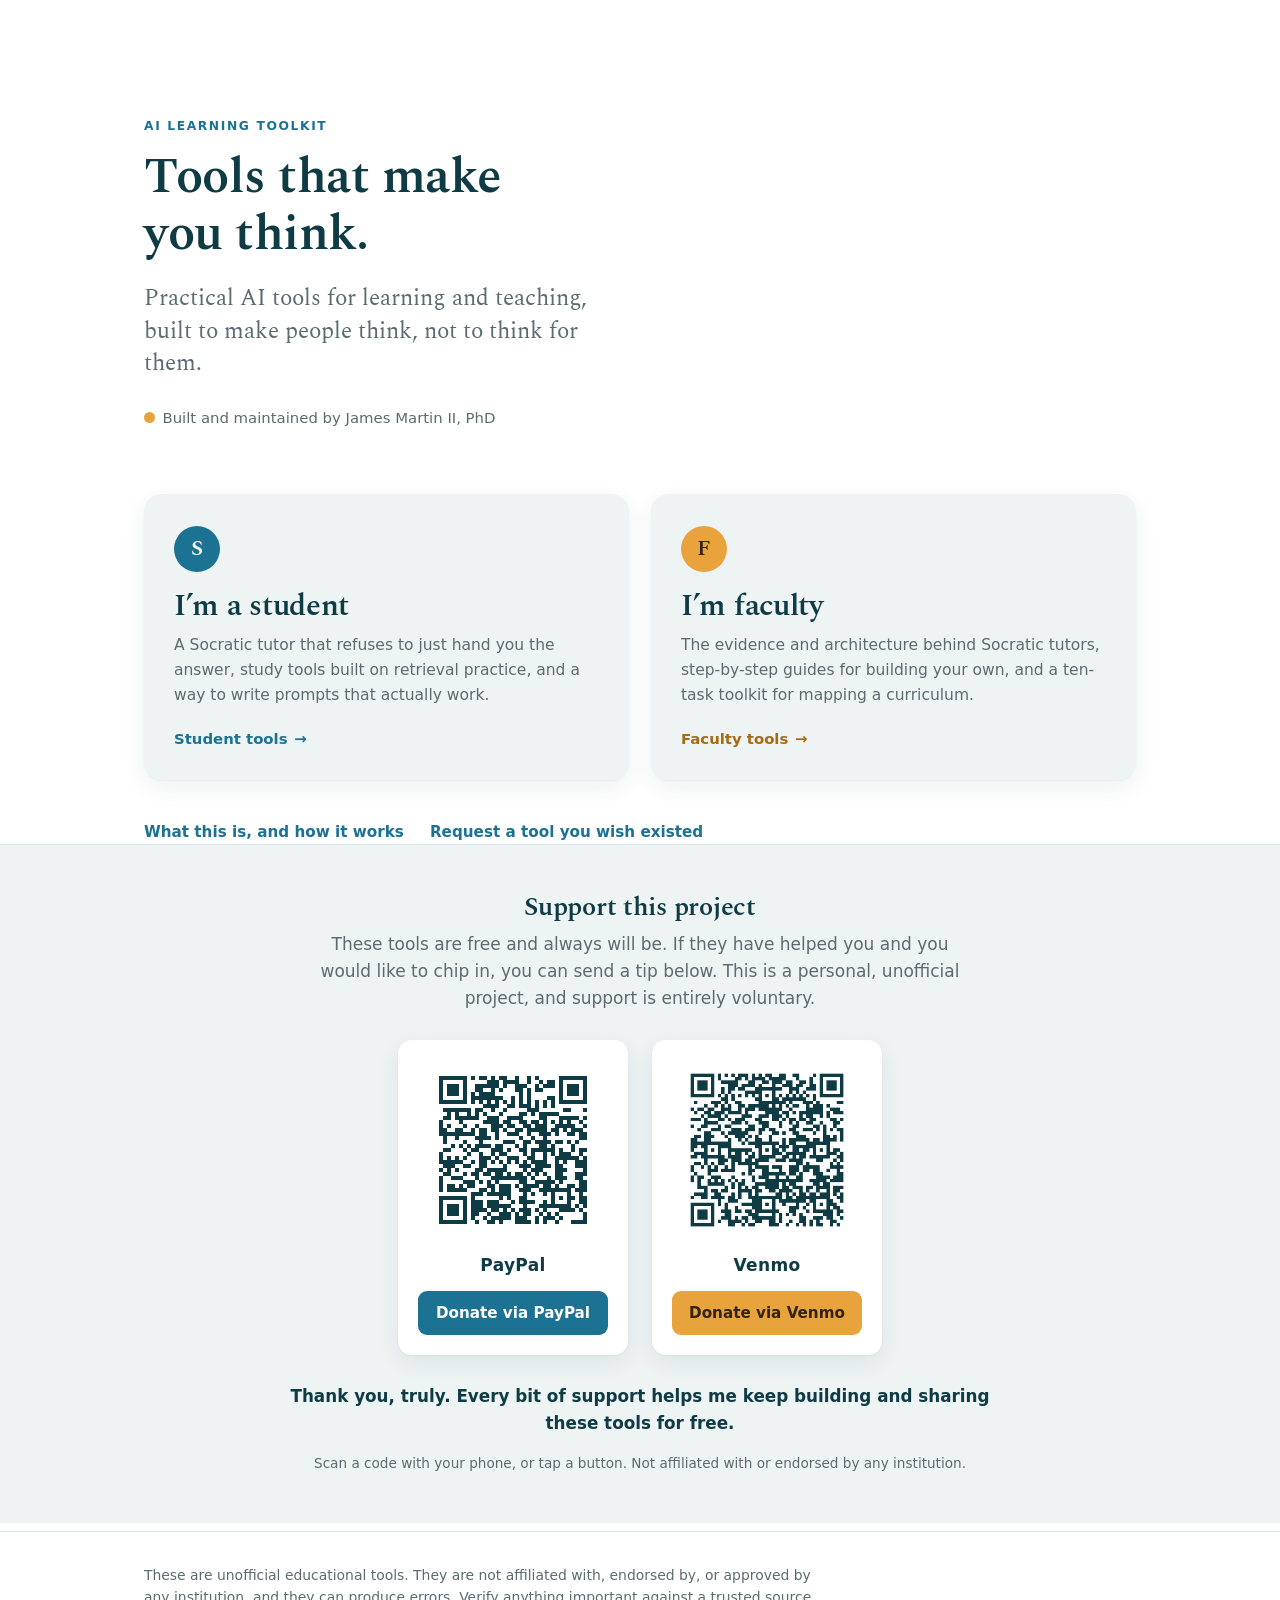
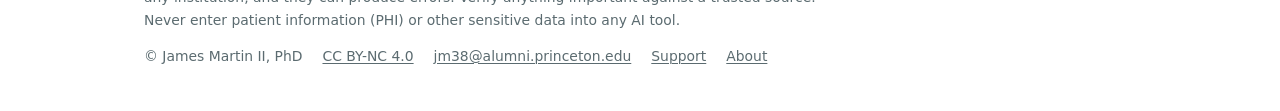
<file: ai-learning-toolkit/index.html>
<!DOCTYPE html>
<html lang="en">
<head>
<meta charset="utf-8">
<meta name="viewport" content="width=device-width, initial-scale=1">
<title>AI Learning Toolkit</title>
<meta name="description" content="Practical AI tools for learning and teaching, built to make people think, not to think for them.">
<meta property="og:title" content="AI Learning Toolkit">
<meta property="og:description" content="Practical AI tools for learning and teaching, built to make people think, not to think for them.">
<meta property="og:type" content="website">
<link rel="preconnect" href="https://fonts.googleapis.com">
<link rel="preconnect" href="https://fonts.gstatic.com" crossorigin>
<link rel="stylesheet" href="https://fonts.googleapis.com/css2?family=Spectral:wght@500;600&display=swap">
<link rel="stylesheet" href="assets/style.css">
<style>
  /* Landing page only: a tall, quiet opening before the two doors. */
  .hero { padding: clamp(64px, 13vh, 128px) 0 clamp(40px, 7vh, 70px); }
  .hero h1 { max-width: 15ch; }
  .hero .purpose {
    font-family: var(--serif);
    font-size: clamp(1.12rem, 2.3vw, 1.42rem);
    color: var(--muted);
    max-width: 40ch;
    margin-top: .55em;
    line-height: 1.45;
  }
  .byline { font-size: .93rem; color: var(--muted); margin: 26px 0 0; }
  .byline .dot { margin-right: .5em; vertical-align: baseline; }
  .third {
    display: flex;
    flex-wrap: wrap;
    gap: 10px 26px;
    align-items: baseline;
    font-size: .95rem;
    color: var(--muted);
    margin-bottom: 56px;
  }
  .third a { font-weight: 600; text-decoration: none; }
  .third a:hover { text-decoration: underline; }
</style>
</head>
<body>
<a class="skip" href="#doors">Skip to the two tracks</a>

<main>
  <section class="hero">
    <div class="wrap">
      <p class="eyebrow">AI Learning Toolkit</p>
      <h1>Tools that make you think.</h1>
      <p class="purpose">Practical AI tools for learning and teaching, built to make people think, not to think for them.</p>
      <p class="byline"><span class="dot dot--amber"></span>Built and maintained by James Martin II, PhD</p>
    </div>
  </section>

  <div class="wrap">
    <div class="doors" id="doors">
      <a class="door door--student" href="students.html">
        <span class="circle" aria-hidden="true">S</span>
        <h2>I&rsquo;m a student</h2>
        <p>A Socratic tutor that refuses to just hand you the answer, study tools built on retrieval practice, and a way to write prompts that actually work.</p>
        <span class="go">Student tools</span>
      </a>

      <a class="door door--faculty" href="faculty.html">
        <span class="circle circle--amber" aria-hidden="true">F</span>
        <h2>I&rsquo;m faculty</h2>
        <p>The evidence and architecture behind Socratic tutors, step-by-step guides for building your own, and a ten-task toolkit for mapping a curriculum.</p>
        <span class="go">Faculty tools</span>
      </a>
    </div>

    <p class="third">
      <span><a href="about.html">What this is, and how it works</a></span>
      <span><a href="https://docs.google.com/forms/d/e/1FAIpQLSerSm1qCP2Snyl-9muM-snReBUJaLsD_PfKhPtI-Etm9-B4SQ/viewform">Request a tool you wish existed</a></span>
    </p>
  </div>

  <section class="support" id="support">
    <div class="support-inner">
      <h2>Support this project</h2>
      <p class="support-lede">
        These tools are free and always will be. If they have helped you and you would like to
        chip in, you can send a tip below. This is a personal, unofficial project, and support
        is entirely voluntary.
      </p>
      <div class="support-cards">
        <div class="support-card">
          <img src="assets/paypal_qr.png" alt="PayPal QR code to pay James Martin" width="180" height="180">
          <span class="support-label">PayPal</span>
          <a class="support-btn support-btn--paypal"
             href="https://www.paypal.com/qrcodes/p2pqrc/SB9BQDTVM8K5Q"
             target="_blank" rel="noopener">Donate via PayPal</a>
        </div>
        <div class="support-card">
          <img src="assets/venmo_qr.png" alt="Venmo QR code to pay @James-MartinII-1" width="180" height="180">
          <span class="support-label">Venmo</span>
          <a class="support-btn support-btn--venmo"
             href="https://venmo.com/u/James-MartinII-1"
             target="_blank" rel="noopener">Donate via Venmo</a>
        </div>
      </div>
      <p class="support-thanks">
        Thank you, truly. Every bit of support helps me keep building and sharing these tools for free.
      </p>
      <p class="support-fine">
        Scan a code with your phone, or tap a button. Not affiliated with or endorsed by any institution.
      </p>
    </div>
  </section>
</main>

<footer class="site-footer">
  <div class="wrap">
    <p>These are unofficial educational tools. They are not affiliated with, endorsed by, or approved by any institution, and they can produce errors. Verify anything important against a trusted source. Never enter patient information (PHI) or other sensitive data into any AI tool.</p>
    <div class="meta">
      <span>&copy; James Martin II, PhD</span>
      <span><a href="https://creativecommons.org/licenses/by-nc/4.0/">CC BY-NC 4.0</a></span>
      <span><a href="mailto:jm38@alumni.princeton.edu">jm38@alumni.princeton.edu</a></span>
      <span><a href="#support">Support</a></span>
      <span><a href="about.html">About</a></span>
    </div>
  </div>
</footer>
</body>
</html>
</file>
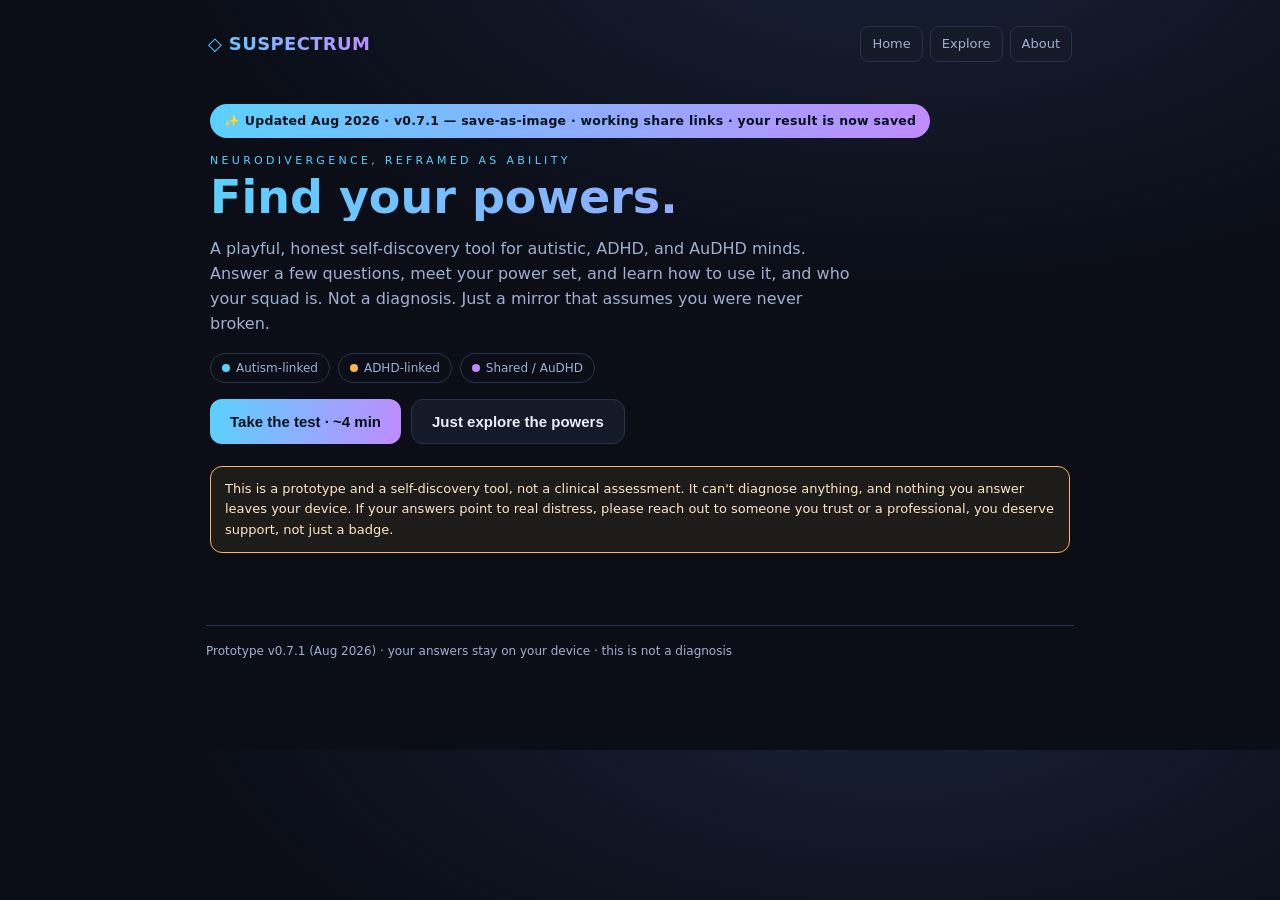
<file: suspectrum/index.html>
<!DOCTYPE html>
<html lang="en">
<head>
<meta charset="UTF-8">
<meta name="viewport" content="width=device-width, initial-scale=1.0">
<title>Suspectrum — Find Your Powers</title>
<style>
  :root{
    --bg:#0b0e17; --panel:#141a28; --panel2:#1b2336; --ink:#eaf0ff; --dim:#9fb0d0;
    --line:#28324a; --accent:#5ad1ff; --accent2:#c08bff; --good:#5fe3a1; --warn:#ffb454; --bad:#ff6b8a;
    --autism:#5ad1ff; --adhd:#ffb454; --shared:#c08bff;
  }
  *{box-sizing:border-box}
  html{scroll-behavior:smooth}
  body{margin:0;background:radial-gradient(1200px 600px at 70% -10%,#182036 0,transparent 60%),var(--bg);
    color:var(--ink);font-family:'Segoe UI',system-ui,-apple-system,sans-serif;line-height:1.55;-webkit-font-smoothing:antialiased}
  .wrap{max-width:900px;margin:0 auto;padding:20px 16px 90px}
  .topbar{display:flex;align-items:center;justify-content:space-between;gap:10px;padding:6px 2px 14px}
  .brand{font-weight:800;letter-spacing:.02em;background:linear-gradient(100deg,var(--accent),var(--accent2));-webkit-background-clip:text;background-clip:text;color:transparent;font-size:18px}
  .navbtn{cursor:pointer;font-size:13px;color:var(--dim);border:1px solid var(--line);background:var(--panel);border-radius:9px;padding:7px 11px;user-select:none}
  .navbtn:hover{color:var(--ink);border-color:var(--accent)}
  h1{font-size:clamp(28px,6vw,46px);margin:.1em 0;line-height:1.05;
    background:linear-gradient(100deg,var(--accent),var(--accent2));-webkit-background-clip:text;background-clip:text;color:transparent}
  h2{font-size:22px;margin:20px 0 6px}
  .kicker{letter-spacing:.3em;font-size:11px;color:var(--accent);text-transform:uppercase}
  .lead{color:var(--dim);max-width:640px}
  .screen{display:none;animation:fade .3s ease}
  .screen.active{display:block}
  @keyframes fade{from{opacity:0;transform:translateY(6px)}to{opacity:1;transform:none}}
  .btn{cursor:pointer;border:none;border-radius:12px;padding:13px 20px;font-size:15px;font-weight:700;
    background:linear-gradient(100deg,var(--accent),var(--accent2));color:#06121a;transition:.15s}
  .btn:hover{filter:brightness(1.08);transform:translateY(-1px)}
  .btn.ghost{background:var(--panel);color:var(--ink);border:1px solid var(--line)}
  .btn:disabled{opacity:.4;cursor:not-allowed;transform:none}
  .hero{padding:28px 4px}
  .chips{display:flex;gap:8px;flex-wrap:wrap;margin:16px 0}
  .chip{font-size:12px;border:1px solid var(--line);border-radius:999px;padding:5px 11px;color:var(--dim)}
  .chip .dot{display:inline-block;width:8px;height:8px;border-radius:50%;margin-right:6px;vertical-align:middle}
  .panelbox{background:var(--panel);border:1px solid var(--line);border-radius:16px;padding:18px;margin:14px 0}
  .warnbox{background:rgba(255,180,84,.08);border:1px solid var(--warn);border-radius:12px;padding:12px 14px;font-size:13px;color:#ffe6c2;margin:14px 0}
  /* quiz */
  .prog{height:8px;background:var(--panel2);border-radius:99px;overflow:hidden;margin:8px 0 20px;border:1px solid var(--line)}
  .prog>div{height:100%;width:0;background:linear-gradient(90deg,var(--accent),var(--accent2));transition:width .3s}
  .qcount{font-size:12px;color:var(--dim);letter-spacing:.1em;text-transform:uppercase}
  .qtext{font-size:22px;font-weight:600;margin:10px 0 22px;min-height:2.4em}
  .likert{display:grid;gap:9px}
  .lk{cursor:pointer;border:1px solid var(--line);background:var(--panel);border-radius:12px;padding:14px 16px;font-size:15px;text-align:left;color:var(--ink);transition:.12s}
  .lk:hover{border-color:var(--accent);transform:translateX(3px)}
  .lk.sel{background:linear-gradient(100deg,rgba(90,209,255,.18),rgba(192,139,255,.18));border-color:var(--accent)}
  .qnav{display:flex;justify-content:space-between;margin-top:20px}
  /* results */
  .primary{text-align:center;padding:22px 10px 8px}
  .primary .em{font-size:64px}
  .primary h1{font-size:clamp(30px,7vw,50px)}
  .origin-badge{display:inline-block;font-size:12px;font-weight:700;border-radius:999px;padding:5px 13px;margin-top:6px;letter-spacing:.05em}
  .bar{height:22px;border-radius:7px;background:var(--panel2);overflow:hidden;border:1px solid var(--line);position:relative}
  .bar>span{position:absolute;left:9px;top:0;line-height:22px;font-size:12px;font-weight:600;z-index:2;color:var(--ink)}
  .bar>div{height:100%;transition:width .6s}
  .constellation{display:grid;gap:10px;margin-top:8px}
  .cst{display:grid;grid-template-columns:132px 1fr;align-items:center;gap:10px}
  .cst .nm{font-size:13px}
  .recgrid{display:grid;grid-template-columns:repeat(auto-fit,minmax(220px,1fr));gap:12px;margin-top:6px}
  .rec{background:var(--panel2);border:1px solid var(--line);border-radius:12px;padding:13px}
  .rec .lbl{font-size:11px;letter-spacing:.12em;text-transform:uppercase;color:var(--accent)}
  .lbl{font-size:11px;letter-spacing:.13em;text-transform:uppercase;color:var(--accent)}
  .shine{color:var(--good)} .kry{color:var(--bad)}
  /* explore */
  .grid{display:grid;grid-template-columns:repeat(auto-fill,minmax(160px,1fr));gap:11px}
  .power{background:var(--panel);border:1px solid var(--line);border-radius:14px;padding:13px;cursor:pointer;transition:.15s;position:relative}
  .power:hover{transform:translateY(-3px);border-color:var(--accent)}
  .power .em{font-size:24px}
  .power h3{margin:5px 0 2px;font-size:15px}
  .power .an{color:var(--accent2);font-size:11.5px}
  .otag{position:absolute;top:10px;right:10px;width:9px;height:9px;border-radius:50%}
  select,input[type=text]{background:var(--panel);color:var(--ink);border:1px solid var(--line);border-radius:10px;padding:11px 12px;font-size:14px;width:100%}
  label.fld{display:block;font-size:12px;color:var(--dim);margin:12px 0 4px}
  .verdict{margin-top:14px;padding:15px;border-radius:14px;border:1px solid var(--line);background:var(--panel2)}
  .verdict.syn{border-color:var(--good)} .verdict.fri{border-color:var(--warn)}
  .vtag{font-size:11px;letter-spacing:.1em;text-transform:uppercase}
  .row{display:flex;gap:14px;flex-wrap:wrap}
  .col{flex:1;min-width:230px}
  input[type=range]{width:100%;accent-color:var(--accent)}
  .cbrow{display:flex;gap:10px;align-items:flex-start;margin:10px 0;font-size:13.5px;color:var(--dim)}
  .cbrow input{margin-top:3px;flex:none;width:18px;height:18px;accent-color:var(--accent)}
  .foot{margin-top:30px;font-size:12px;color:var(--dim);border-top:1px solid var(--line);padding-top:16px}
  a{color:var(--accent)}
  .modal{position:fixed;inset:0;background:rgba(5,8,15,.72);display:none;align-items:center;justify-content:center;padding:18px;z-index:50}
  .modal.open{display:flex}
  .card{background:var(--panel2);border:1px solid var(--line);border-radius:18px;max-width:500px;width:100%;padding:22px;position:relative;max-height:88vh;overflow:auto}
  .card .x{position:absolute;top:10px;right:15px;cursor:pointer;color:var(--dim);font-size:22px}
  .pill{display:inline-block;font-size:11px;color:var(--dim);border:1px solid var(--line);border-radius:999px;padding:3px 9px;margin:6px 6px 0 0}
  .kv{margin-top:12px}.kv .lbl{display:block;margin-bottom:3px}
  .tabs{display:flex;gap:7px;flex-wrap:wrap;margin:6px 0 14px}
  .tab{cursor:pointer;padding:7px 13px;border:1px solid var(--line);border-radius:9px;color:var(--dim);font-size:13px;background:var(--panel)}
  .tab.active{color:#06121a;background:linear-gradient(100deg,var(--accent),var(--accent2));border-color:transparent;font-weight:600}
  .subview{display:none}.subview.active{display:block}
  .rqcat{font-size:11px;letter-spacing:.12em;text-transform:uppercase;color:var(--accent2);margin-top:18px;margin-bottom:2px}
  .rq{margin:10px 0;padding-bottom:10px;border-bottom:1px solid var(--line)}
  .rq .qt{font-size:13.5px;margin-bottom:7px}
  .rq .seg{display:flex;gap:5px}
  .rq .seg button{flex:1;border:1px solid var(--line);background:var(--panel2);color:var(--dim);border-radius:8px;padding:9px 0;font-size:13px;cursor:pointer}
  .rq .seg button.on{background:linear-gradient(100deg,var(--accent),var(--accent2));color:#06121a;border-color:transparent;font-weight:700}
  .note{font-size:12.5px;color:var(--dim)}
  .invite{background:rgba(192,139,255,.1);border:1px solid var(--accent2);border-radius:12px;padding:12px 14px;font-size:13.5px;margin-bottom:14px}
  .sharebox input{width:100%;font-size:11.5px;margin-top:2px}
  .pickchip{cursor:pointer;border:1px solid var(--line);background:var(--panel2);color:var(--dim);border-radius:999px;padding:8px 13px;font-size:13px;margin:5px 6px 0 0}
  .pickchip.on{background:linear-gradient(100deg,var(--accent),var(--accent2));color:#06121a;border-color:transparent;font-weight:600}
  .fcgrid{display:grid;grid-template-columns:repeat(auto-fill,minmax(140px,1fr));gap:10px}
  .fccard{position:relative;background:var(--panel);border:1px solid var(--line);border-radius:14px;padding:14px;text-align:center;cursor:pointer;transition:.12s}
  .fccard:hover{border-color:var(--accent);transform:translateY(-2px)}
  .fccard.on{border-color:var(--accent2);background:linear-gradient(160deg,rgba(90,209,255,.12),rgba(192,139,255,.12))}
  .fccard .em{font-size:26px}
  .fccard .fcn{font-size:14px;font-weight:600;margin-top:4px}
  .fcrank{position:absolute;top:8px;right:8px;width:22px;height:22px;border-radius:50%;background:linear-gradient(100deg,var(--accent),var(--accent2));color:#06121a;font-weight:800;font-size:12px;display:flex;align-items:center;justify-content:center}
  .md-most{border-color:var(--good)!important;background:linear-gradient(160deg,rgba(95,227,161,.16),transparent)!important}
  .md-lock{opacity:.4;pointer-events:none}
  .spikerow{display:grid;grid-template-columns:118px 1fr;align-items:center;gap:10px;margin:5px 0}
  .spikerow .nm{font-size:13px}
  .spikebar{position:relative;height:20px;background:var(--panel2);border-radius:6px;border:1px solid var(--line)}
  .spikebar .mid{position:absolute;left:50%;top:0;bottom:0;width:1px;background:var(--dim);opacity:.5}
  .spikebar .fillpos{position:absolute;left:50%;top:0;bottom:0;background:var(--accent);border-radius:0 6px 6px 0}
  .spikebar .fillneg{position:absolute;right:50%;top:0;bottom:0;background:#3a4560;border-radius:6px 0 0 6px}
</style>
</head>
<body>
<div class="wrap">
  <div class="topbar">
    <div class="brand">◇ SUSPECTRUM</div>
    <div style="display:flex;gap:7px">
      <div class="navbtn" id="navResult" style="display:none" onclick="showSavedResult()">My result</div>
      <div class="navbtn" onclick="go('home')">Home</div>
      <div class="navbtn" onclick="go('explore')">Explore</div>
      <div class="navbtn" onclick="go('about')">About</div>
    </div>
  </div>

  <!-- HOME -->
  <section class="screen active" id="home">
    <div class="hero">
      <div id="inviteBanner"></div>
      <div style="display:inline-block;margin-bottom:14px;padding:7px 14px;border-radius:999px;background:linear-gradient(100deg,var(--accent),var(--accent2));color:#06121a;font-weight:800;font-size:12.5px;letter-spacing:.02em">✨ Updated Aug 2026 · v0.7.1 — save-as-image · working share links · your result is now saved</div>
      <div class="kicker">Neurodivergence, reframed as ability</div>
      <h1>Find your powers.</h1>
      <p class="lead">A playful, honest self-discovery tool for autistic, ADHD, and AuDHD minds. Answer a few questions, meet your power set, and learn how to use it, and who your squad is. Not a diagnosis. Just a mirror that assumes you were never broken.</p>
      <div class="chips">
        <span class="chip"><span class="dot" style="background:var(--autism)"></span>Autism-linked</span>
        <span class="chip"><span class="dot" style="background:var(--adhd)"></span>ADHD-linked</span>
        <span class="chip"><span class="dot" style="background:var(--shared)"></span>Shared / AuDHD</span>
      </div>
      <div style="display:flex;gap:10px;flex-wrap:wrap;margin-top:8px">
        <button class="btn" onclick="startQuiz()">Take the test · ~4 min</button>
        <button class="btn ghost" onclick="go('explore')">Just explore the powers</button>
      </div>
      <div class="warnbox" style="margin-top:22px">This is a prototype and a self-discovery tool, not a clinical assessment. It can't diagnose anything, and nothing you answer leaves your device. If your answers point to real distress, please reach out to someone you trust or a professional, you deserve support, not just a badge.</div>
    </div>
  </section>

  <!-- QUIZ -->
  <section class="screen" id="quiz">
    <div class="qcount" id="qCount">Question 1</div>
    <div class="prog"><div id="progBar"></div></div>
    <div class="qtext" id="qText"></div>
    <div class="likert" id="likert"></div>
    <div class="qnav">
      <button class="btn ghost" id="backBtn" onclick="prevQ()">← Back</button>
      <button class="btn ghost" onclick="go('home')">Exit</button>
    </div>
  </section>

  <!-- FORCED CHOICE -->
  <section class="screen" id="forced">
    <div class="kicker">Sharpen it</div>
    <h2>Which are most <em>you</em>?</h2>
    <p class="lead">You scored high across a lot of these, which is real, and common for AuDHD minds. The quiz alone can't tell your signature strengths from your strong-but-background ones. You can. Pick your top three, in order.</p>
    <div class="fcgrid" id="fcCards"></div>
    <div style="display:flex;align-items:center;gap:12px;margin-top:16px">
      <button class="btn" id="fcDone" onclick="finishForced()" disabled>See my result</button>
      <span class="note" id="fcCount">0 / 3 chosen</span>
    </div>
  </section>

  <!-- MAXDIFF (resolution) -->
  <section class="screen" id="maxdiff">
    <div class="kicker">Zoom in</div>
    <h2 id="mdPrompt">Which is <strong>most</strong> you?</h2>
    <p class="lead">You're strong across a lot of these, so let's find what's truly core. In each set, tap the one that's most you, then the one that's least. A few quick rounds.</p>
    <div class="prog"><div id="mdProg"></div></div>
    <div class="fcgrid" id="mdCards"></div>
    <div class="note" style="margin-top:12px">Set <span id="mdCount"></span></div>
  </section>

  <!-- RESULTS -->
  <section class="screen" id="results">
    <div class="primary">
      <div class="em" id="rEm"></div>
      <div class="kicker">Your primary power</div>
      <h1 id="rName"></h1>
      <div id="rBadge"></div>
      <p class="lead" style="margin:10px auto 0" id="rLook"></p>
      <div id="rSignature" style="margin-top:12px"></div>
    </div>
    <div id="dyadResult"></div>
    <div id="wellbeingNote"></div>

    <div class="panelbox" id="pShape">
      <div class="lbl">Your strengths, strongest first</div>
      <p style="color:var(--dim);font-size:13px;margin:4px 0 12px">Ranked after your zoom-in, most core to you first. The ★ is your primary. Answering broadly high is normal, the zoom-in round is what pulls them apart.</p>
      <div class="constellation" id="rConstellation"></div>
      <div id="rAcq" style="margin-top:12px"></div>
    </div>

    <div class="panelbox" id="pCombo" style="border-color:var(--accent2)">
      <div class="lbl" style="color:var(--accent2)">Your combination · your real edge</div>
      <div id="rCombo"></div>
    </div>

    <div class="panelbox" id="rProfileBox">
      <div class="lbl">Screening indication</div>
      <div id="rProfile"></div>
    </div>

    <div class="panelbox" id="pDetail">
      <div class="lbl">Your profile in detail</div>
      <p style="color:var(--dim);font-size:13px;margin:4px 0 10px">Each domain broken into its facets. Brighter bars are the ones driving your profile.</p>
      <div id="rDetail"></div>
    </div>

    <div class="panelbox" id="rAudhdBox" style="display:none">
      <div class="lbl">Your inner squad · the push and pull</div>
      <div id="rAudhd"></div>
    </div>

    <div class="panelbox">
      <div class="lbl">The masking read</div>
      <div id="rMask"></div>
    </div>

    <div class="panelbox" id="pShineKry">
      <div class="row">
        <div class="col"><span class="lbl shine">Where it shines</span><p id="rShine" style="margin:5px 0 0"></p></div>
        <div class="col"><span class="lbl kry">Your kryptonite</span><p id="rKry" style="margin:5px 0 0"></p></div>
      </div>
    </div>

    <div class="panelbox" id="pWeak">
      <div class="lbl">Strengths come with challenges</div>
      <div id="rWeak" style="margin-top:6px"></div>
    </div>

    <div class="panelbox" id="pRecs">
      <div class="lbl">Using your power</div>
      <div class="recgrid" id="rRecs"></div>
      <div id="tailoredNote" style="margin-top:10px"></div>
    </div>

    <div class="panelbox" id="pSquad">
      <div class="lbl">Find your squad</div>
      <div id="rSquad" style="margin-top:6px"></div>
      <button class="btn ghost" style="margin-top:12px" onclick="go('explore');showSub('squad')">Open the squad builder →</button>
    </div>

    <!-- KEEP-YOUR-RESULT panel. The research data-collection block (context questions, research
         battery, consent, submit) was removed 2026-08 at the maker's request, until consent +
         ethics governance are ready. To re-enable, restore the opt-in block from the earlier build
         (the prior zip) and set RESEARCH_ENDPOINT above to your Apps Script /exec URL. -->
    <div class="panelbox" style="border-color:var(--accent2)">
      <div class="lbl" style="color:var(--accent2)">Keep your result</div>
      <p style="color:var(--dim);font-size:13.5px;margin:6px 0 10px">Nothing here is collected or sent anywhere, your answers stay in your browser. Save it in whatever form works best on your device.</p>
      <div style="display:flex;gap:8px;flex-wrap:wrap">
        <button class="btn" onclick="saveResultImage()">🖼 Save as image</button>
        <button class="btn ghost" onclick="copyResultText()">📋 Copy summary</button>
        <button class="btn ghost" onclick="downloadResult()">⬇ Download JSON</button>
      </div>
      <p id="saveMsg" class="note" style="margin-top:10px;color:var(--good)"></p>
      <div id="imgHolder"></div>
    </div>

    <div class="panelbox" id="deepCta">
      <div class="lbl">Want a sharper read?</div>
      <p style="color:var(--dim);font-size:13.5px;margin:6px 0 10px">This quick result rests on one question per power. Answer a few more and it gets a lot more accurate, and the advice gets tailored to where you actually struggle.</p>
      <button class="btn" onclick="startDeep()">Go deeper (~6 min)</button>
    </div>

    <div class="panelbox" style="border-color:var(--accent)">
      <div class="lbl" style="color:var(--accent)">Find your squad</div>
      <p style="color:var(--dim);font-size:13.5px;margin:6px 0 10px">Compare with a friend or coworker. They take the test, and you both see how your powers fit, synergy or friction. Only your power scores travel in the link, no names.</p>
      <div id="shareArea"></div>
      <button class="btn ghost" onclick="makeShareLink()">Create my compare link</button>
    </div>

    <div style="display:flex;gap:10px;flex-wrap:wrap;margin-top:14px">
      <button class="btn" onclick="startQuiz()">Retake</button>
      <button class="btn ghost" onclick="go('explore')">Explore all powers</button>
    </div>
  </section>

  <!-- DEEP -->
  <section class="screen" id="deep">
    <h2>Go deeper</h2>
    <p class="lead">A few more questions so your profile is accurate rather than a quick sketch. Rate each from 1 (strongly disagree) to 5 (strongly agree), and skip any that don't fit.</p>
    <div class="panelbox"><div class="lbl">Sharpen your profile</div><p class="note" style="margin:4px 0 8px">More on the autism and ADHD facets, to refine your profile.</p><div id="deepDiff"></div></div>
    <div class="panelbox"><div class="lbl">More about how you work</div><div id="deepPowers"></div></div>
    <div class="panelbox"><div class="lbl">How you're doing right now</div><p class="note" style="margin:4px 0 8px">Optional, only so the result can meet you where you are.</p><div id="deepWellbeing"></div></div>
    <div class="panelbox"><div class="lbl">Your world</div>
      <p class="note" style="margin:4px 0 6px">Where do you find things hardest right now? (tap any)</p>
      <div id="deepSettings"></div>
      <label class="fld" style="margin-top:12px">What would help you most?</label>
      <select id="deepGoal"><option value="">No preference</option></select>
    </div>
    <div style="display:flex;gap:10px;flex-wrap:wrap">
      <button class="btn" onclick="submitDeep()">See my sharper result</button>
      <button class="btn ghost" onclick="go('results')">Back</button>
    </div>
  </section>

  <!-- EXPLORE -->
  <section class="screen" id="explore">
    <h2>Explore Suspectrum</h2>
    <div class="tabs">
      <div class="tab active" onclick="showSub('powers')">The powers</div>
      <div class="tab" onclick="showSub('squad')">Squad builder</div>
      <div class="tab" onclick="showSub('masking')">Masking layer</div>
    </div>

    <div class="subview active" id="sub-powers">
      <p class="lead">Every power is anchored to a real trait construct and color-tagged by origin. Tap any card.</p>
      <div class="grid" id="powerGrid"></div>
    </div>

    <div class="subview" id="sub-squad">
      <p class="lead">Mix two powers to see synergy (superhero squad) or friction (a pair that needs scaffolding). Built for friendship and coworking. "Villain" means a combo that needs a shared protocol, never a bad person.</p>
      <div class="row">
        <div class="col"><label class="fld">Power A</label><select id="selA"></select></div>
        <div class="col"><label class="fld">Power B</label><select id="selB"></select></div>
      </div>
      <div id="squadOut"></div>
    </div>

    <div class="subview" id="sub-masking">
      <p class="lead">Why a naive test fails high-masking people, and gets it worst for those already least recognized. Drag the mask.</p>
      <div class="panelbox">
        <label style="font-size:13px;color:var(--dim)">Masking load: <strong id="mv">50%</strong></label>
        <input type="range" id="maskSlider" min="0" max="100" value="50">
        <div style="margin-top:12px"><div style="font-size:12px;color:var(--dim)">True underlying power (constant)</div>
          <div class="bar"><span id="trueTxt">80</span><div id="trueBar" style="width:80%;background:linear-gradient(90deg,var(--accent2),var(--accent))"></div></div></div>
        <div style="margin-top:9px"><div style="font-size:12px;color:var(--dim)">What a naive surface test reads</div>
          <div class="bar"><span id="surfTxt">40</span><div id="surfBar" style="width:40%;background:linear-gradient(90deg,#3a4560,var(--warn))"></div></div></div>
        <div class="verdict" id="maskVerdict" style="border-color:var(--accent)"></div>
      </div>
    </div>
  </section>

  <!-- ABOUT -->
  <section class="screen" id="about">
    <h2>About Suspectrum</h2>
    <p style="font-size:13px;color:var(--dim);margin:0 0 12px;border-left:2px solid var(--accent2);padding-left:10px">The name is a wink at <em>suspectrum</em> — the uncanny way neurodivergent people spot their own. Recognizing each other is half the point, which is why the squad and compare features exist.</p>
    <p class="lead">Suspectrum treats autism, ADHD, and their combination as natural variation, real strengths bundled with real costs in a world not built for them. A trait is disabling in one environment and a superpower in another, which is the whole point.</p>
    <div class="panelbox">
      <div class="lbl">Three honest commitments</div>
      <p style="font-size:14px"><strong>1. Trauma reveals, it doesn't create.</strong> Autism and ADHD are present from early development. Crisis and burnout often strip the mask and make traits visible, which is why so many people find out late. The power was always there.</p>
      <p style="font-size:14px"><strong>2. Sliders, not a sorting hat.</strong> These powers are dimensional and shift with sleep, stress, and setting. You're a constellation, not a fixed type.</p>
      <p style="font-size:14px"><strong>3. It affirms, it doesn't diagnose.</strong> This is a mirror, not a medical tool, and it points toward real support when that's what's needed.</p>
    </div>
    <div class="panelbox">
      <div class="lbl">The culturally-fair goal</div>
      <p style="font-size:14px">Existing tools were normed on a narrow slice of people and misread everyone else. Autism is under-referred in ethnic minorities, ADOS ratings shift with race and gender, and Black and Hispanic kids get read as "defiant" instead of ADHD. People from marginalized communities often mask earlier and harder to meet family and community expectations, which makes a surface test read their powers as weakest. Correcting that, technically, by testing for differential item functioning, is the real work.</p>
    </div>
    <p style="font-size:12.5px;color:var(--dim)">Prototype v0.3. Not a diagnostic instrument. Not a substitute for professional assessment.</p>
  </section>

  <div class="foot" id="footNote">Prototype v0.7.1 (Aug 2026) · your answers stay on your device · this is not a diagnosis</div>
</div>

<!-- MODAL -->
<div class="modal" id="modal">
  <div class="card">
    <span class="x" onclick="closeModal()">✕</span>
    <div class="em" id="mEm" style="font-size:44px"></div>
    <h2 id="mName" style="margin:4px 0 0"></h2>
    <span class="pill" id="mAn"></span><span class="pill" id="mCon"></span><span class="pill" id="mOrig"></span>
    <div class="kv"><span class="lbl">What it looks like</span><span id="mLook"></span></div>
    <div class="kv"><span class="lbl shine">Where it shines</span><span id="mShine"></span></div>
    <div class="kv"><span class="lbl kry">Kryptonite</span><span id="mKry"></span></div>
  </div>
</div>

<script>
/* ============ DATA ============ */
const ORIGIN={autism:{label:"Autism-linked",color:"var(--autism)"},adhd:{label:"ADHD-linked",color:"var(--adhd)"},shared:{label:"Shared / AuDHD",color:"var(--shared)"}};
const POWERS=[
 {id:"diver",em:"🐋",name:"The Deep Diver",an:"Sperm whale",con:"Monotropism · hyperfocus",origin:"shared",role:"depth",
  look:"You submerge into one problem for hours and surface with something no distractible mind could reach.",
  shine:"Research, engineering, craft, debugging, anything with a deep floor.",
  kry:"The surface. Transitions, being pulled out mid-dive, and losing whole afternoons to the wrong reef.",
  rec:{social:"Tell friends a dive isn't rejection, agree a signal for 'I'm deep, back soon.'",work:"Guard uninterrupted blocks and batch your meetings; your best work needs a deep floor.",family:"Warn people before a dive and set a surfacing time so plans don't quietly get dropped."}},
 {id:"oracle",em:"🐦‍⬛",name:"The Oracle",an:"Raven",con:"Pattern recognition · systemizing",origin:"autism",role:"finisher",
  look:"You see the structure under the noise, the repeated shape, the thing that's subtly off.",
  shine:"Analysis, QA, security, diagnosis, forecasting, anywhere the signal is buried.",
  kry:"Seeing patterns that aren't there, and not being able to switch the engine off when something is just fine.",
  rec:{social:"Not every off-pattern needs flagging out loud, pick the ones that matter.",work:"Aim the radar at analysis, QA, or review roles where it's pure gift.",family:"Say 'I noticed X' as an offer, not a verdict, people hear correction as criticism."}},
 {id:"spark",em:"🐦",name:"The Spark",an:"Hummingbird",con:"Divergent ideation · novelty-seeking",origin:"adhd",role:"generator",
  look:"Ideas arrive faster than you can act on them, and you connect things nobody else put together.",
  shine:"Early-stage creative work, brainstorming, entrepreneurship.",
  kry:"Follow-through, the graveyard of half-built projects, and boredom the moment a thing stops being new.",
  rec:{social:"Let friends know a dropped idea isn't a dropped person, you're just onto the next.",work:"Pair with a finisher and capture ideas in one place so follow-through has a home.",family:"Externalize commitments, a shared calendar or reminders, so plans survive the next shiny thing."}},
 {id:"sentinel",em:"🦡",name:"The Sentinel",an:"Honey badger",con:"Justice sensitivity · moral clarity",origin:"autism",role:"guard",
  look:"Unfairness and hypocrisy set off a loud internal alarm, even when it isn't aimed at you.",
  shine:"Advocacy, ethics, integrity roles, protecting a team.",
  kry:"No volume knob, so small injustices and large ones can feel the same, which is exhausting.",
  rec:{social:"Choose your hills, save the alarm for the injustices that matter or you'll burn out.",work:"Channel it into ethics, safety, or advocacy roles where fairness is literally the job.",family:"Name the feeling ('this feels unfair to me') rather than prosecuting the whole case."}},
 {id:"antenna",em:"🐈",name:"The Antenna",an:"Cat",con:"Sensory sensitivity · perception",origin:"autism",role:"perception",
  look:"You register the flickering light, the background hum, the shift in a tone that others miss.",
  shine:"Design, care work, music, quality, safety, reading a situation early.",
  kry:"Overload. You can't easily turn down the gain, so a loud bright day can end the shift early.",
  rec:{social:"It's fine to pick low-stimulation venues, suggest the quiet café.",work:"Ask for sensory adjustments, headphones and lighting and a quieter desk aren't luxuries.",family:"Explain overload isn't moodiness, and agree an exit plan for loud gatherings."}},
 {id:"empath",em:"🐘",name:"The Empath",an:"Elephant",con:"Affective attunement · hyper-empathy",origin:"shared",role:"buffer",
  look:"You feel other people's states with high fidelity, sometimes more than is comfortable.",
  shine:"Support, mediation, teaching, any bond that runs on being genuinely felt.",
  kry:"Absorbing feeling that isn't yours to carry, with no natural filter between their storm and your weather.",
  rec:{social:"Practice setting down a feeling that isn't yours to carry.",work:"You're gold in support and mediation, but guard against absorbing the whole team's stress.",family:"Boundaries are not coldness, you can care deeply without carrying everything."}},
 {id:"fire",em:"🐕",name:"The Firefighter",an:"Border collie",con:"Crisis-state clarity",origin:"adhd",role:"pace",
  look:"You come alive when the stakes are real and the clock is loud, and think clearest in the emergency.",
  shine:"ER-type work, incident response, deadlines, live events.",
  kry:"The calm week, and a nervous system that sometimes manufactures urgency because flat times feel worse.",
  rec:{social:"Notice if you're manufacturing drama to feel switched-on, calm can be safe too.",work:"Seek roles with real stakes, incident response, live events, genuine deadlines.",family:"Build gentle structure for the calm weeks so flat times don't feel like failure."}},
 {id:"truth",em:"🦫",name:"The Truth-teller",an:"Meerkat",con:"Bottom-up · low-guile communication",origin:"autism",role:"generator",
  look:"You say the plain, honest thing directly, without the social lacquer most people apply automatically.",
  shine:"Feedback cultures, science, clarity-over-charm negotiation, naming the elephant.",
  kry:"Rooms that run on lacquer, where the plain truth reads as an attack even when it was a gift.",
  rec:{social:"Add a warmth layer, 'I care about you, and here's the honest bit.'",work:"You thrive in feedback cultures, ask if people want the direct version first.",family:"Timing and softening aren't dishonesty, they help the truth actually land."}},
 {id:"archivist",em:"🦉",name:"The Archivist",an:"Owl / corvid",con:"Deep special interests · niche mastery",origin:"autism",role:"finisher",
  look:"You've built encyclopedic command of a topic far past what the job required, because the interest pulled.",
  shine:"Expertise roles, knowledge work, teaching, the deep bench a team leans on.",
  kry:"Depth on things nobody's paying for, and difficulty caring on command about a domain that doesn't spark.",
  rec:{social:"Share the passion in doses, and ask about theirs too.",work:"Become the team's deep bench, your niche mastery is real, bankable value.",family:"Let people opt in to the deep dive rather than receiving the full download."}},
 {id:"dynamo",em:"🐆",name:"The Dynamo",an:"Cheetah",con:"Kinetic drive · hyperactivity",origin:"adhd",role:"pace",
  look:"You carry a surplus of physical and mental energy and find it genuinely hard to sit still.",
  shine:"Startups, sports, sales, anything with a fast metabolism.",
  kry:"Stillness, the meeting that won't end, and a body that needs to move before the room agrees to a break.",
  rec:{social:"Suggest active hangouts, walks or sport, where your energy is a plus.",work:"Build in movement, standing desks and walking calls and fast-metabolism roles.",family:"Signal when you need to move so it doesn't read as restlessness or disinterest."}},
 {id:"weaver",em:"🕸️",name:"The Weaver",an:"Spider",con:"Associative · nonlinear cognition",origin:"shared",role:"generator",
  look:"Your mind jumps between distant subjects and solves problems by connecting unrelated fields.",
  shine:"Interdisciplinary work, strategy, invention, translation between fields.",
  kry:"Linearity, the demand to show your work in a straight line when your mind arrived by a web.",
  rec:{social:"Not everyone follows the web, offer the short version first, then the links.",work:"Interdisciplinary and strategy roles reward exactly the connections you see.",family:"Show one thread at a time when explaining, even though you arrived by the whole web."}}
];
const P=id=>POWERS.find(p=>p.id===id);

/* Quiz items: one per power + AuDHD push-pull + masking */
const FACETS={
 A1:{d:'aut',label:'Social communication',desc:'reading cues, small talk, conversational back-and-forth'},
 A2:{d:'aut',label:'Sensory sensitivity',desc:'over- or under-responsive to sound, light, texture, movement'},
 A3:{d:'aut',label:'Need for sameness',desc:'routine, predictability, distress at unexpected change'},
 A4:{d:'aut',label:'Deep focus & interests',desc:'monotropism, intense interests, hard to switch away'},
 A5:{d:'aut',label:'Literal & detail thinking',desc:'literal reading, detail-first, need for explicit rules'},
 H1:{d:'adhd',label:'Inattention',desc:'attention slips, distractible, careless slips'},
 H2:{d:'adhd',label:'Hyperactivity',desc:'restless, fidgety, hard to sit still'},
 H3:{d:'adhd',label:'Impulsivity',desc:'interrupting, blurting, acting before thinking'},
 H4:{d:'adhd',label:'Executive & time',desc:'task initiation, time-blindness, disorganization'},
 H5:{d:'adhd',label:'Emotional intensity',desc:'fast strong emotions, rejection sensitivity'}
};
const ITEMS=[
 // Autism facets — agreement, direction-scored (2 items per facet)
 {t:"In conversations I often miss hints, or have to consciously work out what someone really means.",k:"aut",facet:"A1",scale:"AG5",dir:"agree"},
 {t:"Small talk and reading a room come naturally to me.",k:"aut",facet:"A1",scale:"AG5",dir:"disagree"},
 {t:"Everyday sensory things, lights, sounds, textures, clothing tags, crowds, can be physically overwhelming.",k:"aut",facet:"A2",scale:"AG5",dir:"agree"},
 {t:"I strongly seek out or need certain sensations, movement, deep pressure, specific sounds or textures.",k:"aut",facet:"A2",scale:"AG5",dir:"agree"},
 {t:"Unexpected changes to my plans or routine genuinely distress me, not just annoy me.",k:"aut",facet:"A3",scale:"AG5",dir:"agree"},
 {t:"I rely on routines or rituals, and feel off when I can't follow them.",k:"aut",facet:"A3",scale:"AG5",dir:"agree"},
 {t:"When I'm absorbed in an interest I go very deep, and it's genuinely hard to pull out or switch tasks.",k:"aut",facet:"A4",scale:"AG5",dir:"agree"},
 {t:"I have intense, focused interests I can study or talk about for hours.",k:"aut",facet:"A4",scale:"AG5",dir:"agree"},
 {t:"I take things literally, or miss sarcasm and subtext that others pick up easily.",k:"aut",facet:"A5",scale:"AG5",dir:"agree"},
 {t:"I prefer clear, explicit rules, and get frustrated by vague or unwritten expectations.",k:"aut",facet:"A5",scale:"AG5",dir:"agree"},
 // ADHD facets — frequency (2 items per facet)
 {t:"Even on things I genuinely want to do, my attention slips away before I finish.",k:"adhd",facet:"H1",scale:"FREQ5"},
 {t:"I get pulled off-task by a noise, a thought, or whatever's in front of me.",k:"adhd",facet:"H1",scale:"FREQ5"},
 {t:"I feel physically restless or fidgety, like I can't switch off.",k:"adhd",facet:"H2",scale:"FREQ5"},
 {t:"Sitting still through long meetings or meals is genuinely uncomfortable for me.",k:"adhd",facet:"H2",scale:"FREQ5"},
 {t:"I interrupt people or blurt things out before I can stop myself.",k:"adhd",facet:"H3",scale:"FREQ5"},
 {t:"I act or decide on impulse, then deal with the consequences later.",k:"adhd",facet:"H3",scale:"FREQ5"},
 {t:"I put off starting effortful tasks, even important ones, until the last minute.",k:"adhd",facet:"H4",scale:"FREQ5"},
 {t:"I lose track of time, or badly misjudge how long things will take.",k:"adhd",facet:"H4",scale:"FREQ5"},
 {t:"Small frustrations or criticisms hit me hard and fast, and take a while to pass.",k:"adhd",facet:"H5",scale:"FREQ5"},
 {t:"My emotions can go from zero to intense very quickly.",k:"adhd",facet:"H5",scale:"FREQ5"},
 // Powers — strengths, agreement
 {t:"When something grabs my interest, I can lose hours and forget to eat or check my phone.",k:"power",power:"diver",scale:"AG5"},
 {t:"My best work happens in long, uninterrupted stretches on one thing.",k:"power",power:"diver",scale:"AG5"},
 {t:"I spot patterns, errors, or things that are subtly 'off' that other people walk right past.",k:"power",power:"oracle",scale:"AG5"},
 {t:"I notice inconsistencies in systems, arguments, or data before others do.",k:"power",power:"oracle",scale:"AG5"},
 {t:"Ideas arrive faster than I can act on them, and I connect things nobody else put together.",k:"power",power:"spark",scale:"AG5"},
 {t:"I generate lots of possibilities quickly when a problem is open-ended.",k:"power",power:"spark",scale:"AG5"},
 {t:"Unfairness or hypocrisy bothers me intensely, even when it isn't affecting me directly.",k:"power",power:"sentinel",scale:"AG5"},
 {t:"I feel compelled to speak up when something is wrong, even at a personal cost.",k:"power",power:"sentinel",scale:"AG5"},
 {t:"I notice small sensory things, a flicker, a hum, a shift in tone, that others don't register.",k:"power",power:"antenna",scale:"AG5"},
 {t:"I pick up subtle changes in a room or someone's mood quickly.",k:"power",power:"antenna",scale:"AG5"},
 {t:"I pick up how others feel so strongly it's sometimes hard to tell their feelings from mine.",k:"power",power:"empath",scale:"AG5"},
 {t:"I absorb the emotional atmosphere of a room, for better or worse.",k:"power",power:"empath",scale:"AG5"},
 {t:"I do some of my clearest thinking in a crisis or right up against a deadline.",k:"power",power:"fire",scale:"AG5"},
 {t:"In an emergency I get calm and clear while others panic.",k:"power",power:"fire",scale:"AG5"},
 {t:"I tend to say the plain, honest thing directly, even when others would soften or avoid it.",k:"power",power:"truth",scale:"AG5"},
 {t:"People sometimes read me as blunt when I'm just being clear.",k:"power",power:"truth",scale:"AG5"},
 {t:"I've built deep, encyclopedic knowledge about a topic just because it fascinated me.",k:"power",power:"archivist",scale:"AG5"},
 {t:"I can recall detailed information about the things I care about.",k:"power",power:"archivist",scale:"AG5"},
 {t:"I have a lot of energy and find it genuinely hard to sit still for long.",k:"power",power:"dynamo",scale:"AG5"},
 {t:"I bring a fast pace and drive to what I do.",k:"power",power:"dynamo",scale:"AG5"},
 {t:"My mind jumps between distant subjects, and I solve problems by linking unrelated fields.",k:"power",power:"weaver",scale:"AG5"},
 {t:"I connect ideas from areas most people keep separate.",k:"power",power:"weaver",scale:"AG5"},
 // Masking — agreement
 {t:"In social situations I closely monitor and adjust my behavior to seem 'normal' or fit in.",k:"mask",scale:"AG5"},
 {t:"I've practiced or copied expressions, gestures, or scripts to get through social interactions.",k:"mask",scale:"AG5"},
 {t:"After socializing I often feel exhausted from the effort of holding it all together.",k:"mask",scale:"AG5"},
 {t:"Growing up, I felt pressure from family, culture, or community to hide the ways I'm different.",k:"mask",scale:"AG5"}
];
const SCALES={AG5:["Strongly disagree","Disagree","Neutral","Agree","Strongly agree"],FREQ5:["Never","Rarely","Sometimes","Often","Very often"]};
// Deeper-tier precision items — 2 more per facet, sharpen the facet scores in the deep profile
const DIFF_DEEP=[
 {t:"I've been told I'm hard to read, or that I come across as blunt or overly formal.",k:"aut",facet:"A1",dir:"agree"},
 {t:"Keeping the back-and-forth of a conversation going takes conscious effort for me.",k:"aut",facet:"A1",dir:"agree"},
 {t:"Background noise others tune out, a hum, a flicker, can be impossible for me to ignore.",k:"aut",facet:"A2",dir:"agree"},
 {t:"Certain clothing, food textures, or smells are genuinely intolerable to me.",k:"aut",facet:"A2",dir:"agree"},
 {t:"I like things done a particular way, and it bothers me when they're not.",k:"aut",facet:"A3",dir:"agree"},
 {t:"I strongly prefer to know exactly what's going to happen in advance.",k:"aut",facet:"A3",dir:"agree"},
 {t:"Being interrupted or forced to switch tasks when I'm focused is genuinely painful.",k:"aut",facet:"A4",dir:"agree"},
 {t:"I'd rather go deep on one thing than sample many.",k:"aut",facet:"A4",dir:"agree"},
 {t:"I notice small details or errors that most people walk straight past.",k:"aut",facet:"A5",dir:"agree"},
 {t:"'Use your judgment' stresses me, I want the instructions spelled out.",k:"aut",facet:"A5",dir:"agree"},
 {t:"I make careless mistakes or miss details when something bores me.",k:"adhd",facet:"H1"},
 {t:"I lose or misplace things I need, keys, phone, wallet.",k:"adhd",facet:"H1"},
 {t:"I'm often on the go, or feel driven by a motor.",k:"adhd",facet:"H2"},
 {t:"I talk a lot, or feel a constant urge to keep moving or doing.",k:"adhd",facet:"H2"},
 {t:"I make impulsive purchases, commitments, or decisions I later rethink.",k:"adhd",facet:"H3"},
 {t:"I find it hard to wait my turn or hold back a reaction.",k:"adhd",facet:"H3"},
 {t:"I struggle to break big tasks into steps and get started.",k:"adhd",facet:"H4"},
 {t:"My space, files, or inbox get chaotic no matter how hard I try.",k:"adhd",facet:"H4"},
 {t:"Perceived rejection or criticism can feel crushing, even when it's minor.",k:"adhd",facet:"H5"},
 {t:"I struggle to calm down once I'm upset or wound up.",k:"adhd",facet:"H5"}
];
let diffDeepAnswers={};
function diffIntensity(it,v){return it.k==='aut'?(it.dir==='agree'?norm(v):100-norm(v)):norm(v);}
function computeFacets(includeDeep){
  const acc={};Object.keys(FACETS).forEach(f=>acc[f]={s:0,n:0});
  ITEMS.forEach((it,i)=>{if(it.facet){acc[it.facet].s+=diffIntensity(it,val(i));acc[it.facet].n++;}});
  if(includeDeep)DIFF_DEEP.forEach((it,j)=>{if(diffDeepAnswers[j]!=null){acc[it.facet].s+=diffIntensity(it,diffDeepAnswers[j]);acc[it.facet].n++;}});
  const out={};Object.keys(acc).forEach(f=>out[f]=acc[f].n?Math.round(acc[f].s/acc[f].n):0);
  return out;
}
function facetProfile(facets){
  const autF=['A1','A2','A3','A4','A5'],adhdF=['H1','H2','H3','H4','H5'];
  const mean=fs=>Math.round(fs.reduce((a,f)=>a+facets[f],0)/fs.length);
  const autScore=mean(autF),adhdScore=mean(adhdF);
  const thr=55,someLo=42;
  const autPos=autScore>=thr,adhdPos=adhdScore>=thr,ndPositive=autPos||adhdPos;
  let type;
  if(autPos&&adhdPos)type='AuDHD';
  else if(autPos)type='Autistic-leaning';
  else if(adhdPos)type='ADHD-leaning';
  else if(autScore>=someLo||adhdScore>=someLo)type='Some traits';
  else type='Not strongly indicated';
  const inatt=Math.round((facets.H1+facets.H4)/2),hi=Math.round((facets.H2+facets.H3)/2);
  let adhdPresentation=null;
  if(adhdPos)adhdPresentation=(inatt-hi>=12)?'Predominantly inattentive':((hi-inatt>=12)?'Predominantly hyperactive-impulsive':'Combined');
  const autism_emphasis=autF.filter(f=>facets[f]>=55).sort((a,b)=>facets[b]-facets[a]).map(f=>FACETS[f].label);
  return {facets,autScore,adhdScore,autThresh:thr,autPos,adhdPos,ndPositive,type,adhdPresentation,autism_emphasis};
}

/* ============ STATE ============ */
let qi=0;
let answers=new Array(ITEMS.length).fill(null);
let lastResult=null;

/* ============ NAV ============ */
let currentScreen='home';
function go(id,fromPop){
  document.querySelectorAll('.screen').forEach(s=>s.classList.remove('active'));
  const el=document.getElementById(id);if(el)el.classList.add('active');
  window.scrollTo({top:0});
  currentScreen=id;
  if(!fromPop){try{history.pushState({screen:id},'');}catch(e){}}
}
// Browser / phone Back button: move between in-app screens instead of leaving the app.
window.addEventListener('popstate',e=>{
  const id=(e.state&&e.state.screen)||'home';
  if(id==='results'){ if(!lastResult&&!restoreResult()){go('home',true);return;} renderResult(); }
  go(id,true);
});

/* ============ RESULT PERSISTENCE ============ */
// Keep the finished result so navigating away, reloading, or hitting Back doesn't lose it.
const LS_KEY='suspectrum_result_v7';
function persistResult(){try{if(lastResult)localStorage.setItem(LS_KEY,JSON.stringify({lastResult,answers}));}catch(e){}}
function restoreResult(){
  try{const raw=localStorage.getItem(LS_KEY);if(!raw)return false;
    const o=JSON.parse(raw);if(o&&o.lastResult){lastResult=o.lastResult;if(Array.isArray(o.answers))answers=o.answers;revealResultNav();return true;}
  }catch(e){}
  return false;
}
function revealResultNav(){const n=document.getElementById('navResult');if(n)n.style.display='';}
function showSavedResult(){
  if(!lastResult&&!restoreResult()){go('home');return;}
  renderResult();go('results');
}

function showSub(name){
  document.querySelectorAll('#explore .tab').forEach((t,i)=>t.classList.toggle('active',t.getAttribute('onclick').includes(name)));
  document.querySelectorAll('.subview').forEach(v=>v.classList.remove('active'));
  document.getElementById('sub-'+name).classList.add('active');
}

/* ============ QUIZ ============ */
function startQuiz(){qi=0;answers=new Array(ITEMS.length).fill(null);go('quiz');renderQ();}
function renderQ(){
  const it=ITEMS[qi];
  const opts=SCALES[it.scale]||SCALES.AG5;
  document.getElementById('qCount').textContent=`Question ${qi+1} of ${ITEMS.length}`;
  document.getElementById('progBar').style.width=((qi)/(ITEMS.length))*100+'%';
  document.getElementById('qText').textContent=it.t;
  const box=document.getElementById('likert');box.innerHTML='';
  opts.forEach((lab,i)=>{
    const b=document.createElement('button');b.className='lk'+(answers[qi]===i+1?' sel':'');
    b.textContent=lab;b.onclick=()=>answer(i+1);box.appendChild(b);
  });
  document.getElementById('backBtn').style.visibility=qi===0?'hidden':'visible';
}
function answer(v){
  answers[qi]=v;
  if(qi<ITEMS.length-1){qi++;setTimeout(renderQ,140);}
  else{document.getElementById('progBar').style.width='100%';setTimeout(computeResult,160);}
}
function prevQ(){if(qi>0){qi--;renderQ();}}

/* ============ SCORING ============ */
function val(i){return answers[i]==null?3:answers[i];}      // default neutral
function norm(v){return Math.round((v-1)/4*100);}           // 1..5 -> 0..100
function computeResult(){
  const s=computeScores();
  const ranked=[...POWERS].map(p=>p.id).sort((a,b)=>s.scores[b]-s.scores[a]);
  const vals=POWERS.map(p=>s.scores[p.id]);const mean=Math.round(vals.reduce((a,v)=>a+v,0)/vals.length);
  const rel={};POWERS.forEach(p=>rel[p.id]=s.scores[p.id]-mean);
  lastResult={likertPowers:s.scores,powers:s.scores,raw:s.scores,ranked,signature:ranked.slice(0,3),rel,selfMean:mean,
    type:s.type,ndPositive:s.ndPositive,autPos:s.autPos,adhdPos:s.adhdPos,autScore:s.autScore,adhdScore:s.adhdScore,autThresh:s.autThresh,
    facets:s.facets,adhdPresentation:s.adhdPresentation,autism_emphasis:s.autism_emphasis,
    mask:s.mask,mode:'quick',wellbeing:null,goals:{settings:[],goal:''},ts:new Date().toISOString()};
  if(s.ndPositive){startMaxdiff();}   // resolution round to break ceiling ties
  else{renderResult();go('results');}
}
/* ============ MAXDIFF (best-worst) resolution ============ */
const BLURBS={
 diver:"I get lost in one thing for hours",
 oracle:"I spot patterns and errors others miss",
 spark:"Ideas pour out of me, fast",
 sentinel:"Unfairness really gets to me",
 antenna:"I pick up tiny things others don't",
 empath:"I feel other people's emotions strongly",
 fire:"I'm sharpest under pressure or in a crisis",
 truth:"I say the blunt, honest thing",
 archivist:"I go incredibly deep on my interests",
 dynamo:"I've got restless energy and drive",
 weaver:"I connect ideas from everywhere"
};
const MAXDIFF_SETS=[
 ["diver","oracle","spark","sentinel"],
 ["antenna","empath","fire","truth"],
 ["archivist","dynamo","weaver","spark"],
 ["diver","antenna","archivist","empath"],
 ["oracle","fire","dynamo","sentinel"],
 ["truth","weaver","empath","fire"]
];
let mdi=0, mdPhase='most', mdBest={}, mdWorst={};
function startMaxdiff(){mdi=0;mdPhase='most';mdBest={};mdWorst={};go('maxdiff');renderMaxdiff();}
function renderMaxdiff(){
  const set=MAXDIFF_SETS[mdi];
  document.getElementById('mdCount').textContent=`${mdi+1} / ${MAXDIFF_SETS.length}`;
  document.getElementById('mdProg').style.width=(((mdi+(mdPhase==='least'?0.5:0))/MAXDIFF_SETS.length)*100)+'%';
  document.getElementById('mdPrompt').innerHTML=mdPhase==='most'?'Which is <strong>most</strong> you?':'And which is <strong>least</strong> you?';
  const box=document.getElementById('mdCards');box.innerHTML='';
  set.forEach(id=>{const p=P(id);const isBest=mdBest[mdi]===id,lock=(mdPhase==='least'&&isBest);
    const d=document.createElement('div');d.className='fccard'+(isBest?' md-most':'')+(lock?' md-lock':'');
    d.innerHTML=`<div class="em">${p.em}</div><div class="fcn">${p.name}</div><div style="margin-top:5px;font-size:12.5px;color:var(--dim);line-height:1.35">${BLURBS[id]||p.con}</div>`;
    if(!lock)d.onclick=()=>pickMd(id);
    box.appendChild(d);});
}
function pickMd(id){
  if(mdPhase==='most'){mdBest[mdi]=id;mdPhase='least';renderMaxdiff();}
  else{ if(id===mdBest[mdi])return; mdWorst[mdi]=id;
    if(mdi<MAXDIFF_SETS.length-1){mdi++;mdPhase='most';renderMaxdiff();}
    else{finalizeMaxdiff();} }
}
function finalizeMaxdiff(){
  const md={};POWERS.forEach(p=>md[p.id]=0);
  Object.keys(mdBest).forEach(k=>md[mdBest[k]]++);
  Object.keys(mdWorst).forEach(k=>md[mdWorst[k]]--);
  applyMaxdiff(md);
  go('results');renderResult();
}
function applyMaxdiff(md){
  lastResult.md=md;
  const likert=lastResult.likertPowers||lastResult.powers;
  const mds=POWERS.map(p=>md[p.id]);const minMd=Math.min(...mds),maxMd=Math.max(...mds);
  const scores={};
  POWERS.forEach(p=>{const l=likert[p.id];const mdN=maxMd>minMd?((md[p.id]-minMd)/(maxMd-minMd)*100):50;
    scores[p.id]=Math.round(0.6*l+0.4*mdN);});
  const ranked=[...POWERS].map(p=>p.id).sort((a,b)=>scores[b]-scores[a]||(md[b]-md[a]));
  const vals=POWERS.map(p=>scores[p.id]);const mean=Math.round(vals.reduce((a,v)=>a+v,0)/vals.length);
  const rel={};POWERS.forEach(p=>rel[p.id]=scores[p.id]-mean);
  lastResult.powers=scores;lastResult.raw=scores;lastResult.ranked=ranked;lastResult.signature=ranked.slice(0,3);lastResult.rel=rel;lastResult.selfMean=mean;
}
function computeScores(){
  const prof=facetProfile(computeFacets(false));
  const scores={};
  POWERS.forEach(p=>{let vs=[];ITEMS.forEach((it,i)=>{if(it.k==='power'&&it.power===p.id)vs.push(norm(val(i)));});scores[p.id]=vs.length?Math.round(vs.reduce((a,x)=>a+x,0)/vs.length):50;});
  const maskIdx=[];ITEMS.forEach((it,i)=>{if(it.k==='mask')maskIdx.push(i);});
  const mask=Math.round(maskIdx.reduce((a,i)=>a+norm(val(i)),0)/maskIdx.length);
  return Object.assign({},prof,{scores,mask});
}

/* ============ RESULT RENDER ============ */
const TYPE_CHALLENGES={
 'Autistic-leaning':["Sensory overload in busy, bright, or loud places","Transitions and sudden changes of plan","Exhaustion from masking and social effort","Being misread as blunt, cold, or aloof","Executive function on tasks that don't grip you"],
 'ADHD-leaning':["Following through and finishing what you start","Time-blindness, lateness, and deadlines","Distraction and losing track of tasks","Emotional intensity and rejection sensitivity","Boredom and restlessness with routine"],
 'AuDHD':["The push-pull of needing routine AND novelty at once","Inconsistent capacity, some days on, some off","Burnout from the internal tug-of-war","Being harder to accommodate because your needs can conflict","Carrying two kinds of masking at once"]
};
const AUDHD_TEXT=`
  <p style="margin:6px 0">The classic AuDHD experience is <strong>one foot on the gas, one on the brake</strong>. Your traits don't just interact with other people, they argue <em>inside you</em>. That's not inconsistency, it's two real systems with different needs sharing one nervous system.</p>
  <ul style="color:var(--dim);font-size:13.5px;padding-left:18px">
    <li><strong>Novelty vs routine:</strong> build routines with variety built in, same structure, rotating content.</li>
    <li><strong>Hyperfocus vs scatter:</strong> ride the focus when it comes, and scaffold the scattered stretches (timers, body-doubling) instead of fighting them.</li>
    <li><strong>Connection vs drain:</strong> plan recovery time around socializing rather than treating the crash as a failure.</li>
  </ul>`;
function renderResult(){
  const r=lastResult;const nd=r.ndPositive;
  renderTypeBanner();
  const hero=nd?P(r.ranked[0]):null;
  const kick=document.querySelector('#results .primary .kicker');
  document.getElementById('rEm').textContent=nd?hero.em:'🧭';
  document.getElementById('rName').textContent=nd?hero.name:r.type;
  const badge=document.getElementById('rBadge');
  if(nd){const o=ORIGIN[hero.origin];badge.innerHTML=`<span class="origin-badge" style="background:${o.color}22;color:${o.color};border:1px solid ${o.color}">${hero.an} · ${r.type}</span>`;
    if(kick)kick.textContent='Your primary strength';document.getElementById('rLook').textContent=hero.look;}
  else{badge.innerHTML='';if(kick)kick.textContent='Your result';
    document.getElementById('rLook').textContent=(r.type==='Some traits')
      ?"You show some autistic or ADHD traits, but below the screening line. Real and worth noticing, though not a strong indication on its own."
      :"Your answers don't point strongly toward autistic or ADHD traits. This tool is built for neurodivergent minds, so there isn't much here for you, and that's completely fine.";}
  const sig=document.getElementById('rSignature');
  sig.innerHTML=nd?(`<div class="note" style="margin-bottom:5px">Your signature strengths</div>`+r.signature.map((id,idx)=>`<span class="pill" style="border-color:var(--accent2);color:var(--ink)">${idx+1}. ${P(id).em} ${P(id).name}</span>`).join(' ')):'';
  ['pDetail','pShape','pCombo','pShineKry','pRecs','pSquad','pWeak'].forEach(id=>{const el=document.getElementById(id);if(el)el.style.display=nd?'':'none';});
  document.getElementById('rAudhdBox').style.display=(nd&&r.type==='AuDHD')?'block':'none';
  const dc=document.getElementById('deepCta');if(dc)dc.style.display=(nd&&r.mode!=='deep')?'block':'none';
  if(nd){
    const top=hero;
    renderDetail();
    const c=document.getElementById('rConstellation');c.innerHTML='';
    const order=[...r.ranked];
    order.forEach((id,idx)=>{const p=P(id),v=r.powers[id],col=ORIGIN[p.origin].color;
      c.innerHTML+=`<div class="cst"><div class="nm">${idx===0?'★ ':''}${p.em} ${p.name}</div>
        <div class="bar"><span>${v}</span><div style="width:${v}%;background:${col}"></div></div></div>`;});
    document.getElementById('rAcq').innerHTML='';
    document.getElementById('rShine').textContent=top.shine;
    document.getElementById('rKry').textContent=top.kry;
    const rg=document.getElementById('rRecs');rg.innerHTML='';
    [['With friends','social'],['At work','work'],['With family','family']].forEach(([lab,k])=>{rg.innerHTML+=`<div class="rec"><div class="lbl">${lab}</div><div style="margin-top:5px;font-size:13.5px">${top.rec[k]}</div></div>`;});
    renderCombination();
    renderWeaknesses();
    if(r.type==='AuDHD')document.getElementById('rAudhd').innerHTML=AUDHD_TEXT;
    const partner=bestPartner(r.ranked[0]);
    document.getElementById('rSquad').innerHTML=`Your <strong>${top.name}</strong> pairs powerfully with <strong>${P(partner.id).em} ${P(partner.id).name}</strong>. ${partner.why} Look for that person on your team or in your friendships.`;
  }
  renderMaskRead();
  renderWellbeingRouting();renderTailored();renderDyadResult();
  revealResultNav();persistResult();
}
function renderTypeBanner(){
  const r=lastResult;const el=document.getElementById('rProfile');if(!el)return;
  const meter=(label,score,thr,col,lineCol)=>
    `<div style="margin-top:10px"><div style="font-size:12px;color:var(--dim)">${label}: ${score}/100${score>=thr?' · above the screening line':''}</div>
      <div class="bar" style="position:relative"><span>${score}</span><div style="width:${score}%;background:${col}"></div><div style="position:absolute;left:${thr}%;top:-2px;bottom:-2px;width:3px;background:${lineCol};box-shadow:0 0 0 1px rgba(6,12,20,.5);z-index:4;border-radius:2px"></div></div></div>`;
  const msg={'AuDHD':"Your answers point toward <strong>AuDHD</strong> — both the autistic and ADHD domains sit above the screening line.",
    'Autistic-leaning':"Your answers lean <strong>autistic</strong> — the autistic domain is above the line, ADHD below.",
    'ADHD-leaning':"Your answers lean <strong>ADHD</strong> — the ADHD domain is above the line, autistic below.",
    'Some traits':"You show <strong>some</strong> autistic or ADHD traits, but below the screening line.",
    'Not strongly indicated':"Your answers <strong>don't strongly indicate</strong> autistic or ADHD traits."}[r.type];
  el.innerHTML=`<p style="margin:2px 0 4px">${msg}</p>`+
    meter('Autistic domain',r.autScore,r.autThresh,'var(--autism)','#ffffff')+
    meter('ADHD domain',r.adhdScore,r.autThresh,'var(--adhd)','var(--accent)')+
    `<p style="font-size:12px;color:var(--dim);margin-top:10px">A suggestive screen, not a diagnosis. The line is a threshold modelled on brief tools like the AQ-10 and ASRS. Only a professional can diagnose.</p>`;
}
function renderDetail(){
  const r=lastResult,el=document.getElementById('rDetail');if(!el)return;
  const f=r.facets||{};
  const bar=id=>{const v=f[id]||0,hot=v>=55,col=FACETS[id].d==='aut'?'var(--autism)':'var(--adhd)';
    return `<div class="spikerow"><div class="nm" title="${FACETS[id].desc}">${FACETS[id].label}</div><div class="bar"><span>${v}</span><div style="width:${v}%;background:${col};${hot?'':'opacity:.45'}"></div></div></div>`;};
  let html='';
  const showAut=r.autPos||r.autScore>=42, showAdhd=r.adhdPos||r.adhdScore>=42;
  if(showAut){
    html+=`<div class="rqcat" style="color:var(--autism)">Autistic profile · ${r.autScore}/100</div>`+['A1','A2','A3','A4','A5'].map(bar).join('');
    if(r.autism_emphasis&&r.autism_emphasis.length)html+=`<p class="note" style="margin-top:6px">Most pronounced: <strong>${r.autism_emphasis.join(', ')}</strong>.</p>`;
  }
  if(showAdhd){
    html+=`<div class="rqcat" style="color:var(--adhd);margin-top:14px">ADHD profile · ${r.adhdScore}/100</div>`+['H1','H2','H3','H4','H5'].map(bar).join('');
    if(r.adhdPresentation)html+=`<p class="note" style="margin-top:6px">Presentation: <strong>${r.adhdPresentation}</strong>.</p>`;
  }
  if(r.type==='AuDHD')html+=`<p style="font-size:13px;margin-top:12px">Both domains are elevated, the AuDHD combination. Where facets pull opposite ways, needing sameness while chasing novelty, deep focus alongside distractibility, is exactly where the internal push-pull lives.</p>`;
  el.innerHTML=html;
}
function renderWeaknesses(){
  const r=lastResult;const el=document.getElementById('rWeak');if(!el)return;
  const list=TYPE_CHALLENGES[r.type]||[];const top=P(r.ranked[0]);
  el.innerHTML=`<p style="font-size:13.5px;color:var(--dim);margin:0 0 8px">Real strengths carry real costs. For your profile, common challenges include:</p>`+
    `<ul style="margin:0 0 8px;padding-left:18px;font-size:13.5px">${list.map(x=>`<li>${x}</li>`).join('')}</ul>`+
    `<div class="note">And your <strong>${top.name}</strong>'s kryptonite: ${top.kry}</div>`;
}
const CONTRIB={diver:"deep, sustained focus",oracle:"a pattern-and-error radar",spark:"a flood of fresh ideas",sentinel:"a strong moral compass",antenna:"fine-grained perception",empath:"a deep read on people",fire:"calm under pressure",truth:"clear, honest signal",archivist:"encyclopedic depth",dynamo:"drive and momentum",weaver:"cross-domain synthesis"};
const ARENAS={diver:["research","deep craft","engineering"],oracle:["analysis","QA & security","strategy"],spark:["ideation","entrepreneurship","creative work"],sentinel:["ethics","advocacy","integrity roles"],antenna:["design","care work","quality & safety"],empath:["support","mediation","teaching","UX"],fire:["crisis & ops","live events","emergency work"],truth:["feedback cultures","negotiation","science"],archivist:["expertise roles","knowledge work","teaching"],dynamo:["startups","sales","fast-paced roles"],weaver:["strategy","invention","interdisciplinary work"]};
function renderCombination(){
  const r=lastResult,el=document.getElementById('rCombo');if(!el)return;
  const lp=r.likertPowers||r.powers;
  const highCount=POWERS.filter(p=>lp[p.id]>=80).length;
  const broad=highCount>=6, focused=highCount<=3;
  const top=r.ranked.slice(0,3);
  const c=top.map(id=>CONTRIB[id]);
  const arenas=[...new Set(top.flatMap(id=>ARENAS[id]))].slice(0,5);
  let frame;
  if(broad) frame=`You light up across <strong>many</strong> strengths, not just one. That's a real profile with a name, the multi-strength mind (sometimes called a "multipotentialite"). The opportunity isn't to pick one and drop the rest, it's that your <em>combination</em> is rare and genuinely hard to replace. The honest catch, and it's a real one for AuDHD minds, is focus, finishing, and the pressure to "just specialize." The move: let your top few <em>stack</em> toward a niche where breadth compounds instead of scattering.`;
  else if(focused) frame=`Your strengths concentrate in a few areas, and depth is your edge, you go further than most in what you're built for. The opportunity is to lean in, and pair with people whose strengths cover your gaps.`;
  else frame=`You carry a few clear strengths with real depth behind them, a balance of focus and range. Your combination is where the value sits.`;
  el.innerHTML=`<p style="margin:2px 0 12px">${frame}</p>
    <div class="rec" style="border-color:var(--accent2)">
      <div class="lbl" style="color:var(--accent2)">Your stack right now</div>
      <p style="margin:6px 0 4px;font-size:14px"><strong>${P(top[0]).em} ${P(top[0]).name} + ${P(top[1]).em} ${P(top[1]).name} + ${P(top[2]).em} ${P(top[2]).name}</strong></p>
      <p style="margin:0 0 6px;font-size:13.5px;color:var(--dim)">That's ${c[0]}, ${c[1]}, and ${c[2]} in one person, few people bring all three together.</p>
      <div class="note">Arenas that reward this mix: ${arenas.join(', ')}.</div>
    </div>`;
}
function renderMaskRead(){
  const r=lastResult,m=r.mask,mr=document.getElementById('rMask');if(!mr)return;
  let t;
  if(m>=66)t=`Your masking load reads <strong>high (${m})</strong>. Your surface answers probably understate your real traits, you've become expert at hiding them, often at real cost.`;
  else if(m>=40)t=`Your masking load reads <strong>moderate (${m})</strong>. Some of you may be running quietly under a mask.`;
  else t=`Your masking load reads <strong>lower (${m})</strong>. Your surface answers are likely close to your true reading.`;
  mr.innerHTML=`<div class="bar" style="margin:6px 0"><span>${m}</span><div style="width:${m}%;background:linear-gradient(90deg,#3a4560,var(--warn))"></div></div><p style="font-size:13.5px;margin:6px 0 0">${t}</p>`;
}
function bestPartner(id){
  for(const k in SYNERGY){const [a,b]=k.split('|');if(a===id)return{id:b,why:SYNERGY[k]};if(b===id)return{id:a,why:SYNERGY[k]};}
  // fallback: opposite role
  const me=P(id);const pref={depth:'pace',pace:'depth',generator:'finisher',finisher:'generator',perception:'buffer',buffer:'perception',guard:'buffer'}[me.role]||'finisher';
  const cand=POWERS.find(p=>p.role===pref&&p.id!==id)||POWERS.find(p=>p.id!==id);
  return{id:cand.id,why:'One of you generates while the other finishes, the most reliable synergy shape there is.'};
}

/* ============ OPT-IN / RESEARCH (privacy-first, pluggable) ============ */
// DATA COLLECTION (see SETUP-DATA-COLLECTION.md): paste your Google Apps Script
// web-app URL below (it ends in /exec) to start collecting opt-in responses into
// your own Google Sheet. Leave as null for prototype mode (nothing is transmitted).
const RESEARCH_ENDPOINT=null; /* Research collection is OFF (maker request, 2026-08). Deployed endpoint saved for later: https://script.google.com/macros/s/AKfycbw01iaVy2G9IRXCtMckF0RT_PB1akbOkKODtwEMowQOBF5cW_btA-RmnUc4fGxrvHLH/exec  To re-enable: set this to that URL and restore the opt-in panel in the results view. */
function toggleContrib(){const f=document.getElementById('contribForm');f.style.display=f.style.display==='none'?'block':'none';}
document.addEventListener('change',e=>{if(e.target.id==='consent')document.getElementById('contribBtn').disabled=!e.target.checked;});
function contributionPayload(){
  const r=lastResult||{};
  return{
    version:"suspectrum-proto-0.7", timestamp:r.ts,
    tier:r.mode||'quick',
    result:{primary:r.ranked?r.ranked[0]:null,type:r.type,nd_positive:r.ndPositive===true,autism_score:r.autScore,adhd_score:r.adhdScore,adhd_presentation:r.adhdPresentation||'',autism_emphasis:r.autism_emphasis||[],facets:r.facets||{},powers:r.powers,mask:r.mask,signature:r.signature||[]},
    answers:answers,
    wellbeing:r.wellbeing!=null?r.wellbeing:null,
    goals:r.goals||{settings:[],goal:''},
    research:researchScores(),
    research_answers:RQ_FLAT.map((q,i)=>researchAnswers[i]!=null?researchAnswers[i]:null),
    dyad:{pair_code:window._dyadPair||null,role:window._dyadRole||null,rel_type:(document.getElementById('relType')||{}).value||'',rel_outcome:dyadOutcomeScore()},
    context:{age:v('cAge'),gender:v('cGender'),ethnicity:v('cEth'),diagnosis:v('cDx')},
    consent:document.getElementById('consent')?document.getElementById('consent').checked:false
  };
  function v(id){const el=document.getElementById(id);return el?el.value:"";}
}
function submitToResearch(){
  const payload=contributionPayload();
  const msg=document.getElementById('contribMsg');
  if(!RESEARCH_ENDPOINT){
    // prototype: package + download, nothing leaves the browser
    downloadJSON(payload,'suspectrum-contribution.json');
    msg.textContent="Prototype mode: nothing was transmitted. Your contribution was packaged into a file you can keep or send in yourself. Thank you.";
    return;
  }
  /* POST the full payload as JSON to the Apps Script web app (see SETUP doc).
     mode:'no-cors' + a text/plain body is what lets a static GitHub Pages page
     post to Apps Script; the response is opaque, so we confirm optimistically
     and keep a download as a fallback if the network call throws. */
  fetch(RESEARCH_ENDPOINT,{method:'POST',mode:'no-cors',headers:{'Content-Type':'text/plain;charset=utf-8'},body:JSON.stringify(payload)})
    .then(()=>{msg.textContent="Thank you, your anonymized contribution was recorded.";})
    .catch(()=>{msg.textContent="Couldn't reach the server, but your download still worked.";downloadJSON(payload,'suspectrum-contribution.json');});
}
function downloadResult(){
  const r=lastResult;if(!r){return;}
  downloadJSON({version:"suspectrum-proto-0.7",timestamp:r.ts,type:r.type,primary:r.ranked?r.ranked[0]:null,autism_score:r.autScore,adhd_score:r.adhdScore,adhd_presentation:r.adhdPresentation,facets:r.facets},'my-suspectrum-result.json');
}
function downloadJSON(obj,name){
  const blob=new Blob([JSON.stringify(obj,null,2)],{type:'application/json'});
  const a=document.createElement('a');a.href=URL.createObjectURL(blob);a.download=name;a.click();
  setTimeout(()=>URL.revokeObjectURL(a.href),1000);
}

/* ---- Phone-friendly result outputs (image + text) ----
   Blob downloads (the JSON button) are silently ignored by iOS Safari and some
   mobile browsers, so these give a shareable image and a copyable text summary
   that work where a file download doesn't. */
function resultSummaryText(){
  const r=lastResult;if(!r)return '';
  const L=['My Suspectrum result'];
  if(r.ndPositive&&r.ranked){
    L.push('Primary strength: '+P(r.ranked[0]).name);
    if(r.signature&&r.signature.length)L.push('Signature: '+r.signature.map(id=>P(id).name).join(', '));
  }
  L.push('Screening indication: '+r.type);
  if(r.autScore!=null)L.push('Autistic domain: '+r.autScore+'/100');
  if(r.adhdScore!=null)L.push('ADHD domain: '+r.adhdScore+'/100');
  if(r.adhdPresentation)L.push('ADHD presentation: '+r.adhdPresentation);
  if(r.mask!=null)L.push('Masking load: '+r.mask+'/100');
  L.push('');L.push('A self-discovery screen, not a diagnosis. docmartin95.github.io/suspectrum');
  return L.join('\n');
}
function copyResultText(){
  const t=resultSummaryText();const msg=document.getElementById('saveMsg');
  const done=()=>{if(msg)msg.textContent='✓ Summary copied — paste it anywhere.';};
  const fallback=()=>{const ta=document.createElement('textarea');ta.value=t;ta.style.position='fixed';ta.style.opacity='0';
    document.body.appendChild(ta);ta.focus();ta.select();try{document.execCommand('copy');}catch(e){}document.body.removeChild(ta);done();};
  if(navigator.clipboard&&navigator.clipboard.writeText)navigator.clipboard.writeText(t).then(done).catch(fallback);
  else fallback();
}
function roundRect(g,x,y,w,h,r){g.beginPath();g.moveTo(x+r,y);g.arcTo(x+w,y,x+w,y+h,r);g.arcTo(x+w,y+h,x,y+h,r);g.arcTo(x,y+h,x,y,r);g.arcTo(x,y,x+w,y,r);g.closePath();}
function saveResultImage(){
  const r=lastResult;if(!r){return;}
  const W=1080,H=1350,c=document.createElement('canvas');c.width=W;c.height=H;const g=c.getContext('2d');
  g.fillStyle='#0b0e17';g.fillRect(0,0,W,H);
  const grad=g.createLinearGradient(0,0,W,0);grad.addColorStop(0,'#5ad1ff');grad.addColorStop(1,'#c08bff');
  g.fillStyle=grad;g.fillRect(0,0,W,12);
  g.textAlign='left';
  let y=120;
  g.fillStyle='#9fb0d0';g.font='600 30px system-ui,-apple-system,sans-serif';g.fillText('◇ SUSPECTRUM',80,y);
  y+=90;
  const nd=r.ndPositive&&r.ranked;
  if(nd){
    const top=P(r.ranked[0]);
    g.font='96px system-ui,-apple-system,sans-serif';g.fillText(top.em||'',80,y+40);
    g.fillStyle='#9fb0d0';g.font='600 24px system-ui,-apple-system,sans-serif';g.fillText('YOUR PRIMARY STRENGTH',200,y-10);
    g.fillStyle='#eaf0ff';g.font='800 56px system-ui,-apple-system,sans-serif';g.fillText(top.name,200,y+45);
    y+=110;
    if(r.signature&&r.signature.length){g.fillStyle='#c08bff';g.font='600 26px system-ui,-apple-system,sans-serif';
      g.fillText('Signature: '+r.signature.map(id=>P(id).name).join(' · '),80,y);y+=54;}
  }else{
    g.fillStyle='#eaf0ff';g.font='800 50px system-ui,-apple-system,sans-serif';g.fillText(r.type,80,y+30);y+=110;
  }
  g.strokeStyle='#28324a';g.lineWidth=2;g.beginPath();g.moveTo(80,y);g.lineTo(W-80,y);g.stroke();y+=64;
  g.fillStyle='#eaf0ff';g.font='600 32px system-ui,-apple-system,sans-serif';g.fillText('Screening indication: '+r.type,80,y);y+=62;
  const meter=(label,score,col)=>{
    g.fillStyle='#9fb0d0';g.font='500 26px system-ui,-apple-system,sans-serif';g.fillText(label+' — '+score+'/100',80,y);y+=18;
    g.fillStyle='#1b2336';roundRect(g,80,y,W-160,28,9);g.fill();
    g.fillStyle=col;roundRect(g,80,y,Math.max(9,(W-160)*Math.max(0,Math.min(100,score))/100),28,9);g.fill();y+=74;
  };
  if(r.autScore!=null)meter('Autistic domain',r.autScore,'#5ad1ff');
  if(r.adhdScore!=null)meter('ADHD domain',r.adhdScore,'#ffb454');
  if(r.adhdPresentation){g.fillStyle='#9fb0d0';g.font='500 25px system-ui,-apple-system,sans-serif';g.fillText('ADHD presentation: '+r.adhdPresentation,80,y);y+=54;}
  if(r.mask!=null)meter('Masking load',r.mask,'#c08bff');
  g.fillStyle='#9fb0d0';g.font='400 23px system-ui,-apple-system,sans-serif';
  g.fillText('A self-discovery screen, not a diagnosis.',80,H-110);
  g.fillStyle='#5ad1ff';g.fillText('docmartin95.github.io/suspectrum',80,H-72);
  if(c.toBlob)c.toBlob(b=>{b?shareOrSaveImage(b):showImageDataUrl(c.toDataURL('image/png'));},'image/png');
  else showImageDataUrl(c.toDataURL('image/png'));
}
function shareOrSaveImage(blob){
  const msg=document.getElementById('saveMsg');
  try{
    const file=new File([blob],'my-suspectrum-result.png',{type:'image/png'});
    if(navigator.canShare&&navigator.canShare({files:[file]})){
      navigator.share({files:[file],title:'My Suspectrum result'})
        .then(()=>{if(msg)msg.textContent='';})
        .catch(()=>showImageBlob(blob));
      return;
    }
  }catch(e){}
  showImageBlob(blob);
}
function showImageBlob(blob){
  const url=URL.createObjectURL(blob);
  const a=document.createElement('a');a.href=url;a.download='my-suspectrum-result.png';a.click();
  showImageDataUrl(url,true);
  setTimeout(()=>URL.revokeObjectURL(url),60000);
}
function showImageDataUrl(url,triedDownload){
  const msg=document.getElementById('saveMsg'),holder=document.getElementById('imgHolder');
  if(msg)msg.textContent=triedDownload?'If nothing downloaded, press and hold the image below to save it:':'Press and hold the image below to save it:';
  if(holder)holder.innerHTML=`<img alt="My Suspectrum result" src="${url}" style="width:100%;margin-top:10px;border-radius:12px;border:1px solid var(--line)">`;
}

/* ============ OPT-IN RESEARCH BATTERY (paraphrased scaffolds — license the real scales before deployment; see Measurement-Plan.md) ============ */
// Each construct is an INSTRUMENT SLOT: correct response scale, subscale key, and reverse-
// scoring support, with placeholder items you replace with the official validated instrument.
// Swapping in real items = paste into `items` and set placeholder:false. See Validated-Instruments.md.
const INSTRUMENTS=[
 {key:'masking',name:'Masking',instrument:'CAT-Q (Hull et al., 2019)',source:'cat-q.org · Hull et al. 2019',
  license:'Free for non-commercial clinical & research use — cite Hull et al. 2019',officialCount:25,points:7,anchors:['Strongly disagree','Strongly agree'],placeholder:false,
  items:[{t:"When I am interacting with someone, I deliberately copy their body language or facial expressions."},
         {t:"I monitor my body language or facial expressions so that I appear relaxed."},
         {t:"I rarely feel the need to put on an act in order to get through a social situation.",rev:true},
         {t:"I have developed a script to follow in social situations."},
         {t:"I will repeat phrases that I have heard others say in the exact same way that I first heard them."},
         {t:"I adjust my body language or facial expressions so that I appear interested by the person I am interacting with."},
         {t:"In social situations, I feel like I'm 'performing' rather than being myself."},
         {t:"In my own social interactions, I use behaviours that I have learned from watching other people interacting."},
         {t:"I always think about the impression I make on other people."},
         {t:"I need the support of other people in order to socialise."},
         {t:"I practice my facial expressions and body language to make sure they look natural."},
         {t:"I don't feel the need to make eye contact with other people if I don't want to.",rev:true},
         {t:"I have to force myself to interact with people when I am in social situations."},
         {t:"I have tried to improve my understanding of social skills by watching other people."},
         {t:"I monitor my body language or facial expressions so that I appear interested by the person I am interacting with."},
         {t:"When in social situations, I try to find ways to avoid interacting with others."},
         {t:"I have researched the rules of social interactions to improve my own social skills."},
         {t:"I am always aware of the impression I make on other people."},
         {t:"I feel free to be myself when I am with other people.",rev:true},
         {t:"I learn how people use their bodies and faces to interact by watching television or films, or by reading fiction."},
         {t:"I adjust my body language or facial expressions so that I appear relaxed."},
         {t:"When talking to other people, I feel like the conversation flows naturally.",rev:true},
         {t:"I have spent time learning social skills from television shows and films, and try to use these in my interactions."},
         {t:"In social interactions, I do not pay attention to what my face or body are doing.",rev:true},
         {t:"In social situations, I feel like I am pretending to be 'normal'."}]},
 {key:'codeswitch',name:'Cultural / racial code-switching',instrument:'No single validated scale — adapted items',source:'McCluney et al. tradition',
  license:'Construct/adapt; no standard free instrument',officialCount:null,points:5,anchors:['Strongly disagree','Strongly agree'],placeholder:true,
  items:[{t:"I change how I speak, dress, or carry myself to fit the dominant group."},
         {t:"I adjust how I present myself so people from the majority culture accept me."},
         {t:"Switching between my community and mainstream settings takes real effort."},
         {t:"I feel I have to tone down my culture in certain rooms."}]},
 {key:'discrimination',name:'Everyday discrimination',instrument:'Everyday Discrimination Scale (Williams et al., 1997)',source:'PhenX Toolkit · Williams et al. 1997',
  license:'Freely available, no permission needed — cite Williams et al. 1997',officialCount:10,points:6,anchors:['Never','Almost every day'],placeholder:false,
  items:[{t:"You are treated with less courtesy than other people are."},
         {t:"You are treated with less respect than other people are."},
         {t:"You receive poorer service than other people at restaurants or stores."},
         {t:"People act as if they think you are not smart."},
         {t:"People act as if they are afraid of you."},
         {t:"People act as if they think you are dishonest."},
         {t:"People act as if they're better than you are."},
         {t:"You are called names or insulted."},
         {t:"You are threatened or harassed."},
         {t:"You are followed around in stores."}]},
 {key:'minoritystress',name:'Minority stress',instrument:'Autistic Minority Stress (Botha & Frost 2020)',source:'Botha & Frost 2020 — via paper/author',
  license:'Request from author / obtain from paper materials',officialCount:null,points:7,anchors:['Strongly disagree','Strongly agree'],placeholder:true,
  items:[{t:"I expect to be rejected or judged because of the ways I'm different."},
         {t:"I hide parts of who I am to avoid negative reactions."},
         {t:"I feel I have to work harder than others just to be seen as acceptable."},
         {t:"I've come to expect that some settings won't be safe for someone like me."}]},
 {key:'strengths',name:'Strengths',instrument:'No standard inventory — self-built items',source:'Lampinen et al. 2026 (study, not a licensed scale)',
  license:'Build/adapt; no standard instrument',officialCount:null,points:5,anchors:['Strongly disagree','Strongly agree'],placeholder:true,
  items:[{t:"I have talents that come directly from how my mind works."},
         {t:"There are things I do better than most people because of my neurodivergence."},
         {t:"My focus, memory, creativity, or attention to detail is a real strength."},
         {t:"My way of thinking has been an advantage in the right setting."}]}
];
const CATQ_SUB={compensation:[1,4,5,8,11,14,17,20,23],masking:[2,6,9,12,15,18,21],assimilation:[3,7,10,13,16,19,22,24,25]};
(function(){const m=INSTRUMENTS.find(i=>i.key==='masking');if(m)m.items.forEach((it,idx)=>{const n=idx+1;it.sub=CATQ_SUB.compensation.includes(n)?'compensation':(CATQ_SUB.masking.includes(n)?'masking':'assimilation');});})();
const RQ_FLAT=[];
INSTRUMENTS.forEach(ins=>ins.items.forEach(it=>RQ_FLAT.push({key:ins.key,points:ins.points,rev:!!it.rev,text:it.t,sub:it.sub||null})));
let researchAnswers={};
function renderResearch(){
  const box=document.getElementById('researchBattery');if(!box)return;box.innerHTML='';let gi=0;
  INSTRUMENTS.forEach(ins=>{
    const h=document.createElement('div');h.className='rqcat';
    h.innerHTML=ins.name+(ins.placeholder?'':` · <span style="color:var(--dim);text-transform:none;letter-spacing:0">✓ ${ins.instrument}</span>`);
    box.appendChild(h);
    const leg=document.createElement('div');leg.className='note';leg.style.margin='0 0 6px';
    leg.textContent=`1 = ${ins.anchors[0]} … ${ins.points} = ${ins.anchors[1]}`;box.appendChild(leg);
    ins.items.forEach(it=>{
      const idx=gi++;const d=document.createElement('div');d.className='rq';
      let seg='';for(let n=1;n<=ins.points;n++)seg+=`<button data-i="${idx}" data-v="${n}">${n}</button>`;
      d.innerHTML=`<div class="qt">${it.t}</div><div class="seg">${seg}</div>`;box.appendChild(d);
    });
  });
  box.querySelectorAll('.seg button').forEach(b=>{
    b.onclick=()=>{researchAnswers[+b.dataset.i]=+b.dataset.v;
      b.parentNode.querySelectorAll('button').forEach(x=>x.classList.remove('on'));b.classList.add('on');};
  });
}
function researchScores(){
  const out={};
  INSTRUMENTS.forEach(ins=>{
    const vals=RQ_FLAT.map((q,i)=>{
      if(q.key!==ins.key)return null;const v=researchAnswers[i];if(v==null)return null;
      const sv=q.rev?(q.points+1-v):v;return (sv-1)/(q.points-1)*100;
    }).filter(v=>v!=null);
    out[ins.key]=vals.length?Math.round(vals.reduce((a,v)=>a+v,0)/vals.length):null;
  });
  ['compensation','masking','assimilation'].forEach(sname=>{
    const vals=RQ_FLAT.map((q,i)=>{
      if(q.key!=='masking'||q.sub!==sname)return null;const v=researchAnswers[i];if(v==null)return null;
      const sv=q.rev?(q.points+1-v):v;return (sv-1)/(q.points-1)*100;
    }).filter(v=>v!=null);
    out['catq_'+sname]=vals.length?Math.round(vals.reduce((a,v)=>a+v,0)/vals.length):null;
  });
  return out;
}
renderResearch();

/* ============ TIER 1: DEEPER PROFILE + WELLBEING + CONTEXT ============ */
const POWER_EXTRA={
 diver:["I go so deep into a task that the rest of the world falls away.","Switching away from something I'm absorbed in feels almost painful."],
 oracle:["I can often predict how something will unfold because I see the pattern.","Details that don't fit nag at me until I understand why."],
 spark:["I lose interest once an idea stops being new.","People say my thinking is original or unexpected."],
 sentinel:["Broken promises or double standards genuinely upset me.","I hold myself and others to a strong sense of what's right."],
 antenna:["Busy or loud places drain me faster than they drain most people.","Certain textures, sounds, or lights affect me strongly."],
 empath:["Other people's distress can stay with me long after they've moved on.","People tend to feel deeply understood by me."],
 fire:["Urgency focuses me when nothing else can.","I sometimes leave things late because pressure helps me perform."],
 truth:["I find indirect social games and small talk hard or pointless.","I value honesty over smoothing things over."],
 archivist:["I dive far deeper into my interests than the situation requires.","My interests can become a whole world I happily disappear into."],
 dynamo:["I think better when I'm moving, pacing, or using my hands.","Sitting through long, still meetings is physically uncomfortable."],
 weaver:["I explain things with analogies from very different domains.","I reach answers by a route that's hard to show step by step."]
};
const DEEP_FLAT=[];
POWERS.forEach(p=>{(POWER_EXTRA[p.id]||[]).forEach(t=>DEEP_FLAT.push({power:p.id,text:t}));});
let deepAnswers={};
const WELLBEING_ITEMS=[
 "Lately I feel drained or burned out more days than not.",
 "Everyday demands have felt like too much recently.",
 "I've had little energy or motivation for things I usually care about."];
let wellbeingAnswers={};
const SETTINGS=["Work or school","Social situations","Family","Sensory environments","Focus & organization"];
const GOALS=["Understanding myself","Doing better at work","Better relationships","Managing overwhelm","Finding my people"];
let chosenSettings=new Set();

function renderSeg(containerId,texts,store){
  const box=document.getElementById(containerId);if(!box)return;box.innerHTML='';
  texts.forEach((t,i)=>{
    const d=document.createElement('div');d.className='rq';
    const seg=[1,2,3,4,5].map(n=>`<button data-i="${i}" data-v="${n}">${n}</button>`).join('');
    d.innerHTML=`<div class="qt">${t}</div><div class="seg">${seg}</div>`;box.appendChild(d);
  });
  box.querySelectorAll('.seg button').forEach(b=>{
    b.onclick=()=>{store[+b.dataset.i]=+b.dataset.v;
      b.parentNode.querySelectorAll('button').forEach(x=>x.classList.remove('on'));b.classList.add('on');};
  });
}
function renderDiffDeep(){
  const box=document.getElementById('deepDiff');if(!box)return;box.innerHTML='';
  const groups=[{d:'aut',label:'A few more about how your mind works',legend:'1 = Strongly disagree … 5 = Strongly agree'},
                {d:'adhd',label:'And how often these happen',legend:'1 = Never … 5 = Very often'}];
  groups.forEach(g=>{
    const h=document.createElement('div');h.className='rqcat';h.textContent=g.label;box.appendChild(h);
    const leg=document.createElement('div');leg.className='note';leg.style.margin='0 0 6px';leg.textContent=g.legend;box.appendChild(leg);
    DIFF_DEEP.forEach((it,j)=>{if(it.k!==g.d)return;
      const d=document.createElement('div');d.className='rq';
      let seg='';for(let n=1;n<=5;n++)seg+=`<button data-i="${j}" data-v="${n}">${n}</button>`;
      d.innerHTML=`<div class="qt">${it.t}</div><div class="seg">${seg}</div>`;box.appendChild(d);});
  });
  box.querySelectorAll('.seg button').forEach(b=>{b.onclick=()=>{diffDeepAnswers[+b.dataset.i]=+b.dataset.v;
    b.parentNode.querySelectorAll('button').forEach(x=>x.classList.remove('on'));b.classList.add('on');};});
}
function startDeep(){
  go('deep');
  renderDiffDeep();
  renderSeg('deepPowers',DEEP_FLAT.map(q=>q.text),deepAnswers);
  renderSeg('deepWellbeing',WELLBEING_ITEMS,wellbeingAnswers);
  const box=document.getElementById('deepSettings');
  if(box&&!box.dataset.filled){box.dataset.filled='1';SETTINGS.forEach(s=>{const b=document.createElement('button');b.className='pickchip';b.textContent=s;
    b.onclick=()=>{if(chosenSettings.has(s)){chosenSettings.delete(s);b.classList.remove('on');}else{chosenSettings.add(s);b.classList.add('on');}};box.appendChild(b);});}
  const g=document.getElementById('deepGoal');if(g&&!g.dataset.filled){g.dataset.filled='1';GOALS.forEach(x=>g.add(new Option(x,x)));}
}
function submitDeep(){recomputeDeep();go('results');renderResult();}
function recomputeDeep(){
  if(!lastResult)return;
  const scores={};
  POWERS.forEach(p=>{
    let vals=[];
    ITEMS.forEach((it,i)=>{if(it.k==='power'&&it.power===p.id&&answers[i]!=null)vals.push(norm(answers[i]));});
    DEEP_FLAT.forEach((q,i)=>{if(q.power===p.id&&deepAnswers[i]!=null)vals.push(norm(deepAnswers[i]));});
    scores[p.id]=vals.length?Math.round(vals.reduce((a,v)=>a+v,0)/vals.length):(lastResult.raw[p.id]||50);
  });
  const ranked=[...POWERS].map(p=>p.id).sort((a,b)=>scores[b]-scores[a]);
  const vals=POWERS.map(p=>scores[p.id]);const mean=Math.round(vals.reduce((a,v)=>a+v,0)/vals.length);
  const rel={};POWERS.forEach(p=>rel[p.id]=scores[p.id]-mean);
  lastResult.likertPowers=scores;
  if(lastResult.md){applyMaxdiff(lastResult.md);}
  else{lastResult.powers=scores;lastResult.raw=scores;lastResult.ranked=ranked;lastResult.signature=ranked.slice(0,3);lastResult.rel=rel;lastResult.selfMean=mean;}
  lastResult.mode='deep';
  const prof=facetProfile(computeFacets(true));
  lastResult.facets=prof.facets;lastResult.autScore=prof.autScore;lastResult.adhdScore=prof.adhdScore;lastResult.autThresh=prof.autThresh;
  lastResult.type=prof.type;lastResult.ndPositive=prof.ndPositive;lastResult.autPos=prof.autPos;lastResult.adhdPos=prof.adhdPos;
  lastResult.adhdPresentation=prof.adhdPresentation;lastResult.autism_emphasis=prof.autism_emphasis;
  const wv=Object.values(wellbeingAnswers);
  lastResult.wellbeing=wv.length?Math.round(wv.reduce((a,v)=>a+(v-1)/4*100,0)/wv.length):null;
  lastResult.goals={settings:[...chosenSettings],goal:(document.getElementById('deepGoal')||{}).value||''};
}
function enhanceResults(){
  const dc=document.getElementById('deepCta');if(dc)dc.style.display=(lastResult&&lastResult.mode==='deep')?'none':'block';
  renderWellbeingRouting();renderTailored();renderDyadResult();
}
function renderWellbeingRouting(){
  const el=document.getElementById('wellbeingNote');if(!el)return;
  if(lastResult&&lastResult.wellbeing!=null&&lastResult.wellbeing>=60){
    el.innerHTML=`<div class="warnbox">Some of your answers suggest you might be running on empty right now. That's worth taking seriously, and it isn't a personal failing. Please consider reaching out to someone you trust or a professional, you deserve support, not just a badge. If you're in crisis, contact your local emergency services or a crisis line.</div>`;
  } else el.innerHTML='';
}
function renderTailored(){
  const el=document.getElementById('tailoredNote');if(!el)return;
  const g=lastResult&&lastResult.goals;
  if(!g||!g.settings||!g.settings.length){el.innerHTML='';return;}
  const top=P(lastResult.ranked[0]);
  const map={"Work or school":"work","Social situations":"social","Family":"family"};
  const s=g.settings[0],key=map[s]||"work";
  el.innerHTML=`<div class="rec" style="border-color:var(--accent2)"><div class="lbl" style="color:var(--accent2)">Because you flagged “${s}”</div><div style="margin-top:5px;font-size:13.5px">${top.rec[key]}</div></div>`;
}

/* ============ DYAD LINKING ============ */
const DYAD_OUTCOME=[
 "We understand each other well.",
 "Together we're better than either of us alone.",
 "I'd choose to spend time or work with them again.",
 "We handle disagreements without it damaging things."];
let dyadOutcomeAnswers={};
function dyadOutcomeScore(){const v=Object.values(dyadOutcomeAnswers);return v.length?Math.round(v.reduce((a,x)=>a+(x-1)/4*100,0)/v.length):null;}
function encodeProfile(){
  const r=lastResult;const obj={v:4,primary:r.ranked[0],type:r.type,powers:r.powers,mask:r.mask};
  // URL-safe base64 so the value survives being placed in a query string intact.
  return btoa(unescape(encodeURIComponent(JSON.stringify(obj)))).replace(/\+/g,'-').replace(/\//g,'_').replace(/=+$/,'');
}
function decodeProfile(p){
  let b=p.replace(/-/g,'+').replace(/_/g,'/');while(b.length%4)b+='=';
  return JSON.parse(decodeURIComponent(escape(atob(b))));
}
function genCode(){
  const w=["OTTER","RAVEN","BADGER","COMET","CEDAR","EMBER","MOSS","RIVER","FINCH","ONYX","LARK","SABLE","HERON","FLINT"];
  const pick=()=>w[Math.floor(Math.random()*w.length)];
  return pick()+"-"+pick()+"-"+Math.floor(1000+Math.random()*9000);
}
let myPairCode=null;
function makeShareLink(){
  if(!lastResult){return;}
  myPairCode=myPairCode||genCode();
  const url=location.origin+location.pathname+"?pair="+encodeURIComponent(myPairCode)+"&p="+encodeURIComponent(encodeProfile());
  const area=document.getElementById('shareArea');
  area.innerHTML=`<div class="sharebox"><div class="note" style="margin-bottom:4px">Send this link to your friend or coworker. When they finish, they'll see how you two fit.</div>
    <input type="text" id="shareUrl" readonly value="${url}">
    <div style="margin-top:8px"><button class="btn ghost" onclick="copyShare()">Copy link</button><span id="copyMsg" class="note"></span></div>
    <div class="note" style="margin-top:8px">Pairing code: <strong>${myPairCode}</strong> (both of your responses link under this code if you contribute to the research)</div></div>`;
  window._dyadRole='initiator';window._dyadPair=myPairCode;
}
function copyShare(){
  const el=document.getElementById('shareUrl');if(!el)return;
  const done=()=>{const m=document.getElementById('copyMsg');if(m)m.textContent=' ✓ copied';};
  if(navigator.clipboard&&navigator.clipboard.writeText){navigator.clipboard.writeText(el.value).then(done).catch(()=>{el.select();try{document.execCommand('copy');}catch(e){}done();});}
  else{el.select();try{document.execCommand('copy');}catch(e){}done();}
}
let inviteProfile=null,invitePair=null;
(function readInvite(){
  try{
    const q=new URLSearchParams(location.search);const p=q.get('p'),pair=q.get('pair');
    if(p&&pair){inviteProfile=decodeProfile(p);invitePair=pair;}
  }catch(e){inviteProfile=null;invitePair=null;}
  const b=document.getElementById('inviteBanner');
  if(inviteProfile&&invitePair&&b){b.innerHTML=`<div class="invite">A friend shared their Suspectrum profile with you (code <strong>${invitePair}</strong>). Take the test below and you'll see how your powers fit together.</div>`;}
})();
function squadVerdict(a,b){
  const pa=P(a),pb=P(b);
  if(a===b){const t=FRICTION[keyOf(a,b)]||`Two of the same power double the strength and the blind spot at once. Scaffold: a buffer, or a third power that covers the shared gap.`;
    return `<div class="verdict fri"><div class="vtag" style="color:var(--warn)">Twin powers · needs scaffolding</div><p style="margin:4px 0 0">${t}</p></div>`;}
  const k=keyOf(a,b);
  if(SYNERGY[k])return `<div class="verdict syn"><div class="vtag" style="color:var(--good)">Natural synergy</div><p style="margin:4px 0 0">${SYNERGY[k]}</p></div>`;
  if(FRICTION[k])return `<div class="verdict fri"><div class="vtag" style="color:var(--warn)">Needs scaffolding</div><p style="margin:4px 0 0">${FRICTION[k]}</p></div>`;
  const gen=[pa,pb].filter(p=>p.role==='generator').length,fin=[pa,pb].filter(p=>p.role==='finisher').length;
  if(gen>=1&&fin>=1)return `<div class="verdict syn"><div class="vtag" style="color:var(--good)">Complementary · generator + finisher</div><p style="margin:4px 0 0">One of you generates and the other finishes, the most reliable synergy shape there is.</p></div>`;
  return `<div class="verdict"><div class="vtag" style="color:var(--accent)">Workable · design the seam</div><p style="margin:4px 0 0">No sharp clash and no automatic magic. Name what each of you needs, and agree who owns the follow-through.</p></div>`;
}
function renderDyadResult(){
  const box=document.getElementById('dyadResult');if(!box)return;
  if(!inviteProfile||!lastResult||!lastResult.ranked||!lastResult.ranked.length){box.innerHTML='';return;}
  const aP=P(inviteProfile.primary),bP=P(lastResult.ranked[0]);
  if(!aP||!bP){box.innerHTML='';return;}
  box.innerHTML=`<div class="panelbox" style="border-color:var(--accent2)">
    <div class="lbl" style="color:var(--accent2)">Your squad fit · code ${invitePair}</div>
    <p style="margin:6px 0"><strong>${aP.em} ${aP.name}</strong> (them) + <strong>${bP.em} ${bP.name}</strong> (you)</p>
    ${squadVerdict(inviteProfile.primary,lastResult.ranked[0])}
    <div class="lbl" style="margin-top:14px">How does this pairing actually feel? (optional, powers the research)</div>
    <select id="relType" style="margin-top:6px"><option value="">We are…</option><option>Friends</option><option>Coworkers</option><option>Both</option></select>
    <div id="dyadOutcome" style="margin-top:8px"></div></div>`;
  renderSeg('dyadOutcome',DYAD_OUTCOME,dyadOutcomeAnswers);
  window._dyadRole='joiner';window._dyadPair=invitePair;
}

/* ============ EXPLORE: grid + modal ============ */
const grid=document.getElementById('powerGrid');
POWERS.forEach(p=>{
  const o=ORIGIN[p.origin];const d=document.createElement('div');d.className='power';
  d.innerHTML=`<span class="otag" style="background:${o.color}" title="${o.label}"></span>
    <div class="em">${p.em}</div><h3>${p.name}</h3><div class="an">${p.an}</div>
    <div style="color:var(--dim);font-size:11.5px;margin-top:5px">${p.con}</div>`;
  d.onclick=()=>openModal(p);grid.appendChild(d);
});
function openModal(p){
  document.getElementById('mEm').textContent=p.em;
  document.getElementById('mName').textContent=p.name;
  document.getElementById('mAn').textContent=p.an;
  document.getElementById('mCon').textContent=p.con;
  const mo=document.getElementById('mOrig');mo.textContent=ORIGIN[p.origin].label;mo.style.color=ORIGIN[p.origin].color;mo.style.borderColor=ORIGIN[p.origin].color;
  document.getElementById('mLook').textContent=p.look;
  document.getElementById('mShine').textContent=p.shine;
  document.getElementById('mKry').textContent=p.kry;
  document.getElementById('modal').classList.add('open');
}
function closeModal(){document.getElementById('modal').classList.remove('open');}
document.getElementById('modal').onclick=e=>{if(e.target.id==='modal')closeModal();};

/* ============ EXPLORE: squad ============ */
const selA=document.getElementById('selA'),selB=document.getElementById('selB');
POWERS.forEach(p=>{selA.add(new Option(p.em+' '+p.name,p.id));selB.add(new Option(p.em+' '+p.name,p.id));});
selA.selectedIndex=2;selB.selectedIndex=1;
const SYNERGY={
 "spark|oracle":"One throws off ten ideas, the other spots which one has real structure, generator plus finisher.",
 "diver|dynamo":"Depth plus pace, the Diver goes deep while the Dynamo keeps things moving and drags them up for air.",
 "empath|truth":"A feedback team that's both kind and clear, one reads the room, the other says the real thing.",
 "weaver|archivist":"Invention plus mastery, one connects far-flung domains, the other knows which connections are real.",
 "truth|oracle":"Clarity plus rigor, the Oracle finds what's off and the Truth-teller names it, a formidable review pair.",
 "spark|archivist":"Novelty plus depth, fresh ideas grounded by someone who knows the domain cold.",
 "antenna|empath":"High-perception pair, between them almost nothing in a room goes unnoticed.",
 "fire|diver":"Sprint plus deep-work, the Firefighter takes the emergencies so the Diver's focus stays protected.",
 "sentinel|empath":"Conscience plus care, moral clarity delivered warmly enough that people can actually hear it."
};
const FRICTION={
 "truth|truth":"Two Truth-tellers with no buffer can turn a meeting into a demolition. Scaffold: agree plain feedback is welcome, and add a warmer translator for outside rooms.",
 "diver|diver":"Two Deep Divers can both submerge and let the project drown while they're down there. Scaffold: a shared 'surface bell', a check-in cadence someone actually owns.",
 "sentinel|spark":"Justice-alarm meets rule-bender, each reads the other as tyrant or anarchist though both work as designed. Scaffold: name which rules are load-bearing vs negotiable in advance.",
 "antenna|dynamo":"High sensory sensitivity next to constant motion is a real load. Scaffold: environment design, quiet zones and movement outlets, without forcing either to mimic the other.",
 "sentinel|sentinel":"Two always-on justice alarms can escalate every small thing together. Scaffold: a shared 'is this a hill' filter before acting."
};
const keyOf=(a,b)=>[a,b].sort().join('|');
function renderSquad(){
  const a=selA.value,b=selB.value,pa=P(a),pb=P(b),out=document.getElementById('squadOut');
  if(a===b){
    const t=FRICTION[keyOf(a,b)]||`Two of the same power double the strength and double the blind spot, the shared kryptonite (${pa.kry.toLowerCase()}) hits both at once with no one to cover it. Scaffold: an explicit buffer, or a third person whose power covers that gap.`;
    out.innerHTML=vbox('fri','var(--warn)','Friction pair · needs scaffolding',`${pa.em} ${pa.name} × ${pb.name}`,t+`<p class="vtag" style="color:var(--dim);margin-top:8px">Friction is information about fit and environment, not a verdict on either person.</p>`);return;
  }
  const k=keyOf(a,b);
  if(SYNERGY[k]){out.innerHTML=vbox('syn','var(--good)','Superhero squad · natural synergy',`${pa.em} ${pa.name} + ${pb.em} ${pb.name}`,SYNERGY[k]+`<p style="font-size:13px;color:var(--dim);margin-top:8px"><strong>At work:</strong> assign roles along the seam so each covers the other's kryptonite. <strong>As friends:</strong> lean into what each naturally gives.</p>`);return;}
  if(FRICTION[k]){out.innerHTML=vbox('fri','var(--warn)','Friction pair · needs scaffolding',`${pa.em} ${pa.name} × ${pb.em} ${pb.name}`,FRICTION[k]+`<p style="font-size:13px;color:var(--dim);margin-top:8px">Much of this is a two-way mismatch, the double-empathy problem, not one person's deficit. Fix with translation, not blame.</p>`);return;}
  const gen=[pa,pb].filter(p=>p.role==='generator').length,fin=[pa,pb].filter(p=>p.role==='finisher').length;
  if(gen>=1&&fin>=1)out.innerHTML=vbox('syn','var(--good)','Complementary · generator + finisher',`${pa.em} ${pa.name} + ${pb.em} ${pb.name}`,`One tends to generate and the other to finish, the most reliable synergy shape there is. Put the generator at the front of the pipe and the finisher at the end.`);
  else out.innerHTML=vbox('','var(--accent)','Workable · design the seam',`${pa.em} ${pa.name} + ${pb.em} ${pb.name}`,`No sharp clash and no automatic magic here. These two work well if you design the seam: name what each needs to do their best work, and agree who owns what neither is naturally pulled toward, usually follow-through or the calm middle of a project.`);
}
function vbox(cls,col,tag,title,body){return `<div class="verdict ${cls}"><div class="vtag" style="color:${col}">${tag}</div><div style="font-weight:700;font-size:16px;margin:3px 0">${title}</div><p style="margin:4px 0 0;font-size:14px">${body}</p></div>`;}
selA.onchange=renderSquad;selB.onchange=renderSquad;renderSquad();

/* ============ EXPLORE: masking demo ============ */
const slider=document.getElementById('maskSlider');const TRUE=80;
function updateMask(){
  const m=+slider.value;document.getElementById('mv').textContent=m+'%';
  const surf=Math.max(0,Math.round(TRUE*(1-m/125)));
  document.getElementById('surfBar').style.width=surf+'%';document.getElementById('surfTxt').textContent=surf;
  document.getElementById('trueBar').style.width=TRUE+'%';document.getElementById('trueTxt').textContent=TRUE;
  const v=document.getElementById('maskVerdict');
  if(m>=70)v.innerHTML=`<span class="vtag" style="color:var(--accent2)">Latent power detected</span><br>Heavy mask. The naive test reads <strong>${surf}</strong>, but the true power is <strong>${TRUE}</strong>. This person isn't low-power, they've hidden a strength at real cost.`;
  else if(m>=35)v.innerHTML=`<span class="vtag" style="color:var(--warn)">Partial suppression</span><br>Surface read (<strong>${surf}</strong>) understates the true power (<strong>${TRUE}</strong>). The correction layer adjusts upward using measured masking.`;
  else v.innerHTML=`<span class="vtag" style="color:var(--good)">Low mask</span><br>Surface (<strong>${surf}</strong>) ≈ true (<strong>${TRUE}</strong>). But most high-masking people never look like this, which is why the layer exists.`;
}
slider.oninput=updateMask;updateMask();

/* ============ INIT ============ */
// Bring back a previous result (so the "My result" tab appears after a reload),
// and seed history so the Back button navigates within the app.
restoreResult();
try{history.replaceState({screen:currentScreen},'');}catch(e){}
</script>
</body>
</html>
</file>
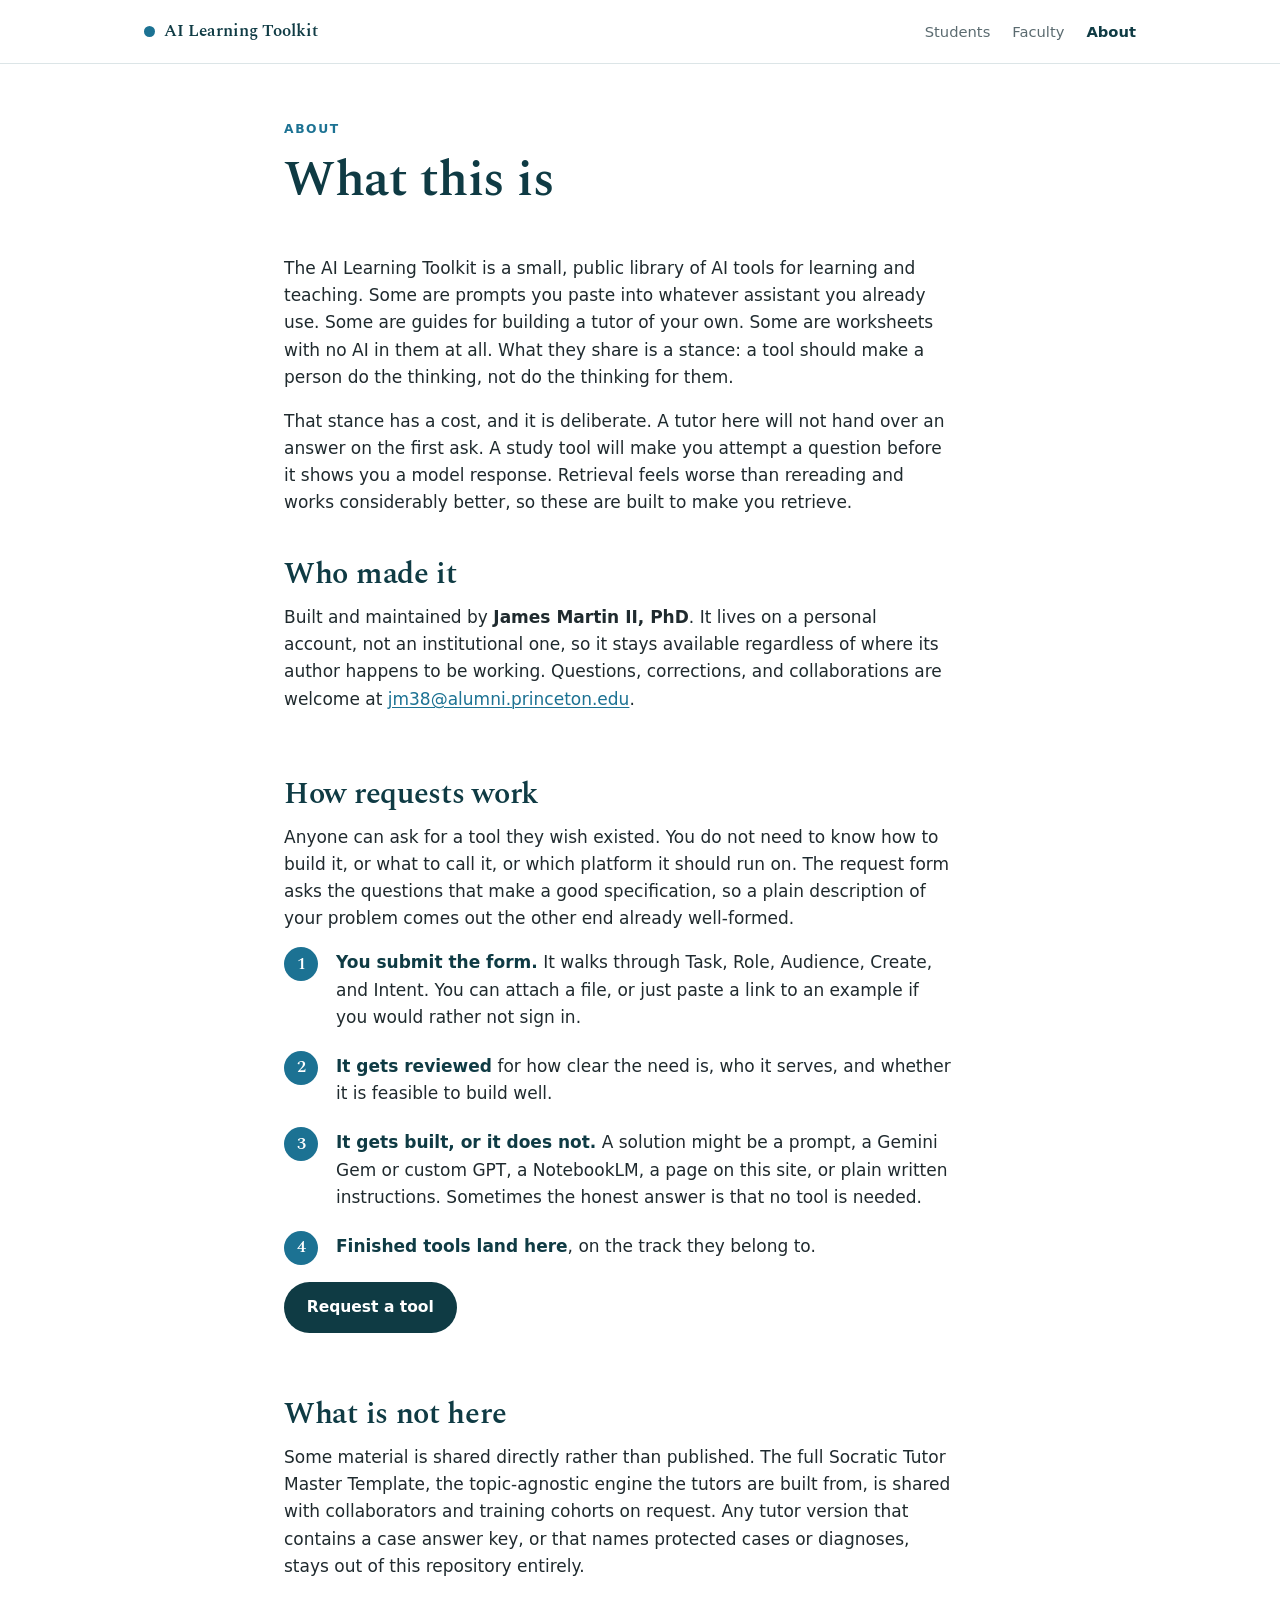
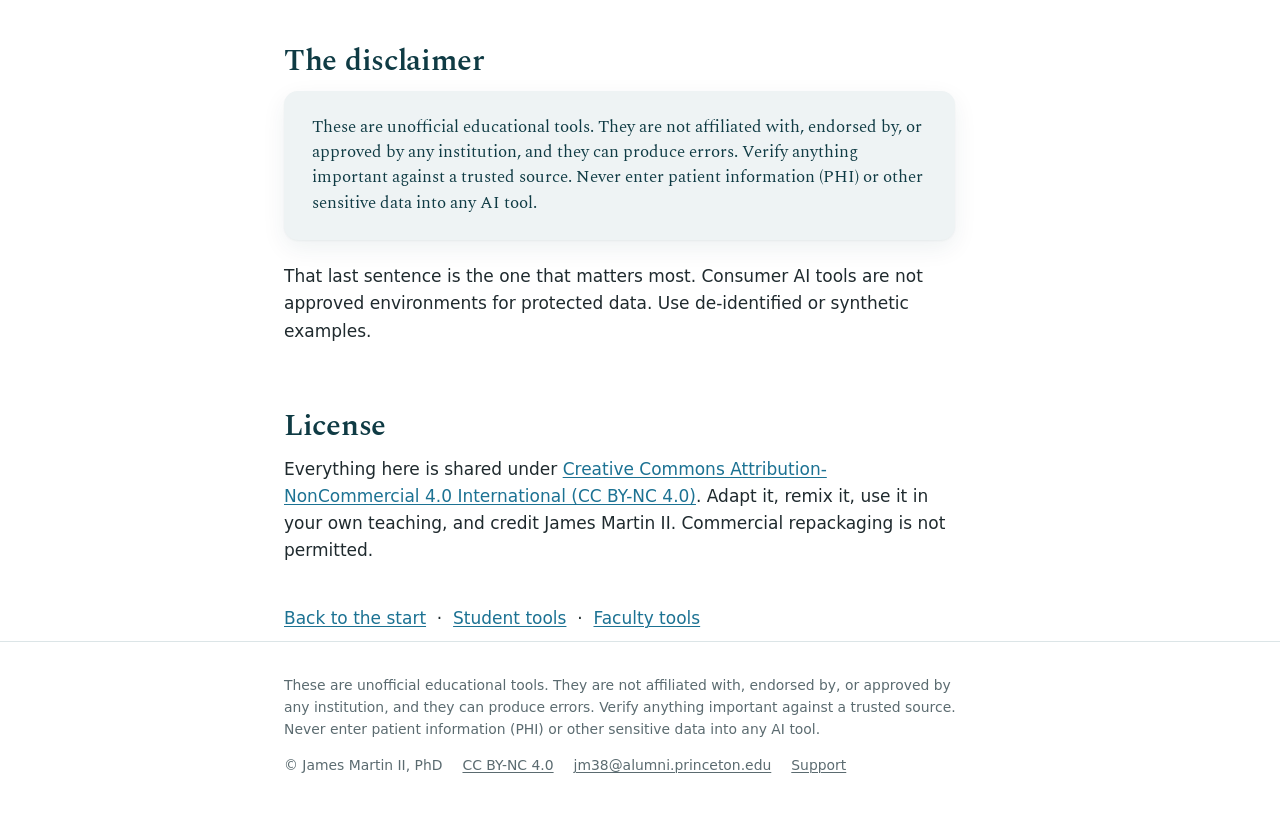
<file: ai-learning-toolkit/about.html>
<!DOCTYPE html>
<html lang="en">
<head>
<meta charset="utf-8">
<meta name="viewport" content="width=device-width, initial-scale=1">
<title>About &middot; AI Learning Toolkit</title>
<meta name="description" content="What the AI Learning Toolkit is, who made it, how tool requests work, and the terms it is shared under.">
<link rel="preconnect" href="https://fonts.googleapis.com">
<link rel="preconnect" href="https://fonts.gstatic.com" crossorigin>
<link rel="stylesheet" href="https://fonts.googleapis.com/css2?family=Spectral:wght@500;600&display=swap">
<link rel="stylesheet" href="assets/style.css">
<style>
  /* About: one narrow reading column, no cards competing with the prose. */
  .prose { max-width: 62ch; }
  .prose h2 { margin-top: 2.2em; }
  .prose h2:first-of-type { margin-top: 1.4em; }
  .disclaimer {
    font-family: var(--serif);
    font-size: 1.05rem;
    color: var(--ink);
    background: var(--tint);
    border-radius: var(--radius);
    padding: 24px 28px;
    margin: 0 0 1.4em;
    box-shadow: var(--shadow);
    line-height: 1.5;
  }
</style>
</head>
<body>
<a class="skip" href="#main">Skip to content</a>

<header class="masthead">
  <div class="wrap">
    <a class="wordmark" href="index.html"><span class="dot" aria-hidden="true"></span>AI Learning Toolkit</a>
    <nav aria-label="Tracks">
      <a href="students.html">Students</a>
      <a href="faculty.html">Faculty</a>
      <a href="about.html" aria-current="page">About</a>
    </nav>
  </div>
</header>

<main id="main">
  <div class="wrap wrap--narrow">
    <div class="page-head">
      <p class="eyebrow">About</p>
      <h1>What this is</h1>
    </div>

    <div class="prose">
      <p>The AI Learning Toolkit is a small, public library of AI tools for learning and teaching. Some are prompts you paste into whatever assistant you already use. Some are guides for building a tutor of your own. Some are worksheets with no AI in them at all. What they share is a stance: a tool should make a person do the thinking, not do the thinking for them.</p>

      <p>That stance has a cost, and it is deliberate. A tutor here will not hand over an answer on the first ask. A study tool will make you attempt a question before it shows you a model response. Retrieval feels worse than rereading and works considerably better, so these are built to make you retrieve.</p>

      <h2>Who made it</h2>
      <p>Built and maintained by <strong>James Martin II, PhD</strong>. It lives on a personal account, not an institutional one, so it stays available regardless of where its author happens to be working. Questions, corrections, and collaborations are welcome at <a href="mailto:jm38@alumni.princeton.edu">jm38@alumni.princeton.edu</a>.</p>

      <h2>How requests work</h2>
      <p>Anyone can ask for a tool they wish existed. You do not need to know how to build it, or what to call it, or which platform it should run on. The request form asks the questions that make a good specification, so a plain description of your problem comes out the other end already well-formed.</p>

      <ol class="steps">
        <li><strong>You submit the form.</strong> It walks through Task, Role, Audience, Create, and Intent. You can attach a file, or just paste a link to an example if you would rather not sign in.</li>
        <li><strong>It gets reviewed</strong> for how clear the need is, who it serves, and whether it is feasible to build well.</li>
        <li><strong>It gets built, or it does not.</strong> A solution might be a prompt, a Gemini Gem or custom GPT, a NotebookLM, a page on this site, or plain written instructions. Sometimes the honest answer is that no tool is needed.</li>
        <li><strong>Finished tools land here</strong>, on the track they belong to.</li>
      </ol>

      <p><a class="btn" href="https://docs.google.com/forms/d/e/1FAIpQLSerSm1qCP2Snyl-9muM-snReBUJaLsD_PfKhPtI-Etm9-B4SQ/viewform">Request a tool</a></p>

      <h2>What is not here</h2>
      <p>Some material is shared directly rather than published. The full Socratic Tutor Master Template, the topic-agnostic engine the tutors are built from, is shared with collaborators and training cohorts on request. Any tutor version that contains a case answer key, or that names protected cases or diagnoses, stays out of this repository entirely.</p>

      <h2>The disclaimer</h2>
      <p class="disclaimer">These are unofficial educational tools. They are not affiliated with, endorsed by, or approved by any institution, and they can produce errors. Verify anything important against a trusted source. Never enter patient information (PHI) or other sensitive data into any AI tool.</p>
      <p>That last sentence is the one that matters most. Consumer AI tools are not approved environments for protected data. Use de-identified or synthetic examples.</p>

      <h2>License</h2>
      <p>Everything here is shared under <a href="https://creativecommons.org/licenses/by-nc/4.0/">Creative Commons Attribution-NonCommercial 4.0 International (CC BY-NC 4.0)</a>. Adapt it, remix it, use it in your own teaching, and credit James Martin II. Commercial repackaging is not permitted.</p>

      <p style="margin-top:2.4em;"><a href="index.html">Back to the start</a> &nbsp;&middot;&nbsp; <a href="students.html">Student tools</a> &nbsp;&middot;&nbsp; <a href="faculty.html">Faculty tools</a></p>
    </div>
  </div>
</main>

<footer class="site-footer">
  <div class="wrap wrap--narrow">
    <p>These are unofficial educational tools. They are not affiliated with, endorsed by, or approved by any institution, and they can produce errors. Verify anything important against a trusted source. Never enter patient information (PHI) or other sensitive data into any AI tool.</p>
    <div class="meta">
      <span>&copy; James Martin II, PhD</span>
      <span><a href="https://creativecommons.org/licenses/by-nc/4.0/">CC BY-NC 4.0</a></span>
      <span><a href="mailto:jm38@alumni.princeton.edu">jm38@alumni.princeton.edu</a></span>
      <span><a href="index.html#support">Support</a></span>
    </div>
  </div>
</footer>
</body>
</html>
</file>
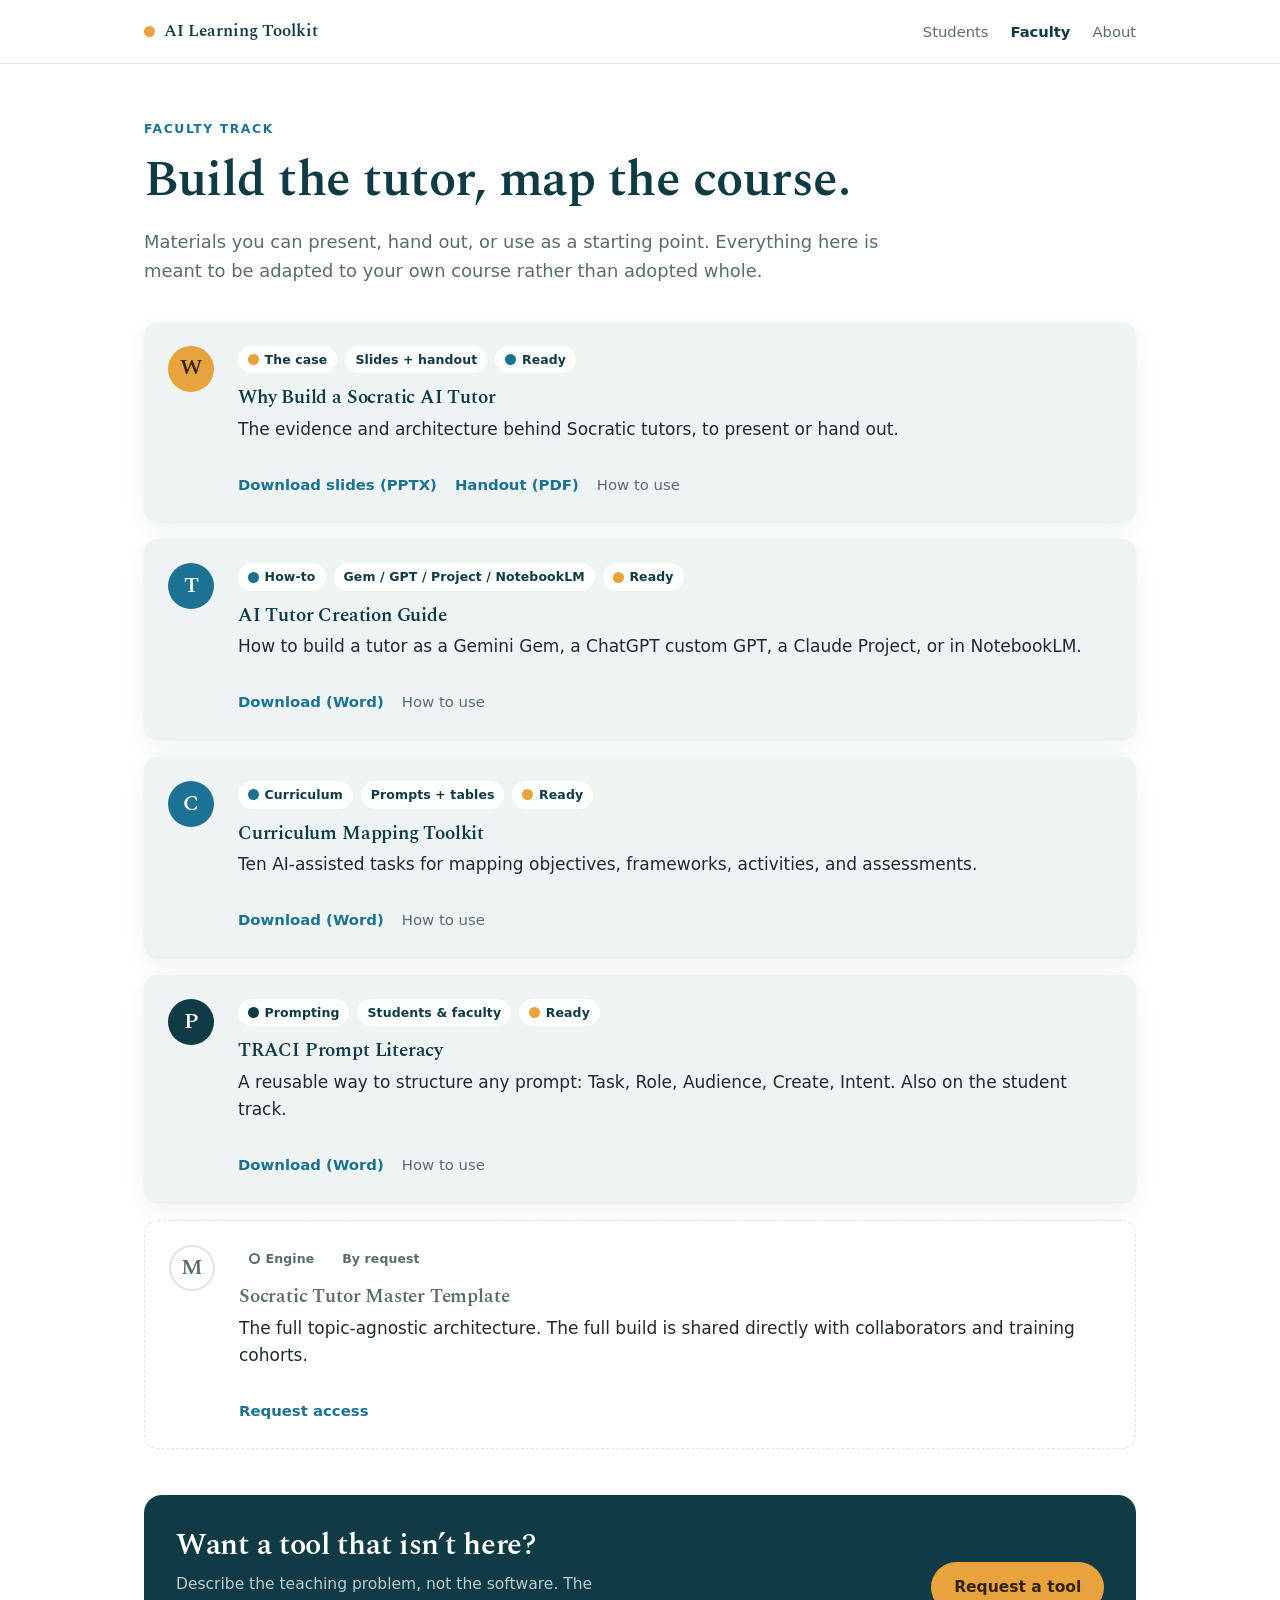
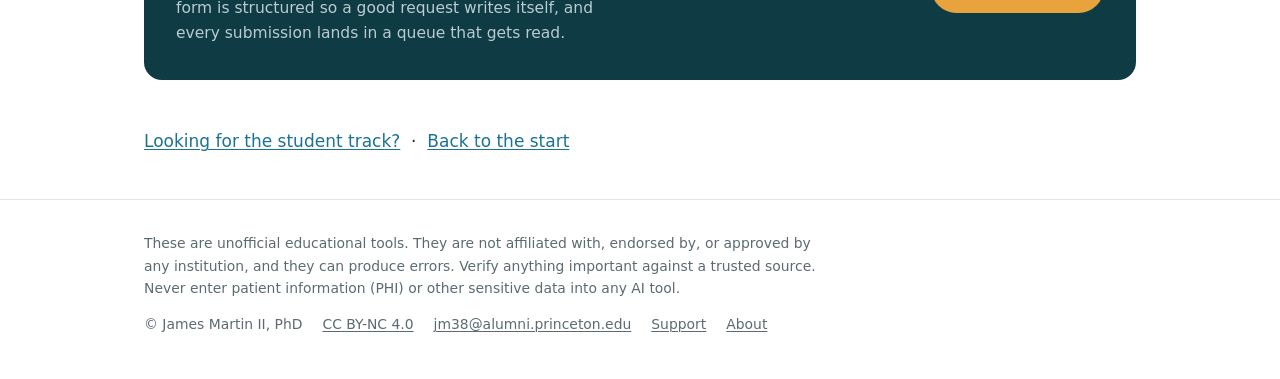
<file: ai-learning-toolkit/faculty.html>
<!DOCTYPE html>
<html lang="en">
<head>
<meta charset="utf-8">
<meta name="viewport" content="width=device-width, initial-scale=1">
<title>Faculty tools &middot; AI Learning Toolkit</title>
<meta name="description" content="The case for Socratic AI tutors, guides for building your own, and a ten-task curriculum mapping toolkit.">
<link rel="preconnect" href="https://fonts.googleapis.com">
<link rel="preconnect" href="https://fonts.gstatic.com" crossorigin>
<link rel="stylesheet" href="https://fonts.googleapis.com/css2?family=Spectral:wght@500;600&display=swap">
<link rel="stylesheet" href="assets/style.css">
<style>
  /* Faculty page: a single stacked column of wide rows rather than a grid,
     so longer descriptions have room and the gated entry can stand apart. */
  .stack { display: flex; flex-direction: column; gap: 18px; margin-bottom: 46px; }
  .gated { background: #fff; box-shadow: none; border: 1px dashed var(--line); }
  .gated .circle { background: #fff; color: var(--muted); box-shadow: inset 0 0 0 2px var(--line); }
  .gated h3 { color: var(--muted); }
  .head-wide { padding: 56px 0 36px; }
  .head-wide .lede { margin-top: .4em; }
</style>
</head>
<body>
<a class="skip" href="#tools">Skip to the tools</a>

<header class="masthead">
  <div class="wrap">
    <a class="wordmark" href="index.html"><span class="dot dot--amber" aria-hidden="true"></span>AI Learning Toolkit</a>
    <nav aria-label="Tracks">
      <a href="students.html">Students</a>
      <a href="faculty.html" aria-current="page">Faculty</a>
      <a href="about.html">About</a>
    </nav>
  </div>
</header>

<main>
  <div class="wrap">
    <div class="head-wide">
      <p class="eyebrow">Faculty track</p>
      <h1>Build the tutor, map the course.</h1>
      <p class="lede">Materials you can present, hand out, or use as a starting point. Everything here is meant to be adapted to your own course rather than adopted whole.</p>
    </div>

    <section class="stack" id="tools" aria-label="Faculty tools">

      <article class="tool tool--row">
        <span class="circle circle--amber" aria-hidden="true">W</span>
        <div class="body">
          <ul class="tags">
            <li class="tag"><span class="dot dot--amber" aria-hidden="true"></span>The case</li>
            <li class="tag">Slides + handout</li>
            <li class="tag"><span class="dot" aria-hidden="true"></span>Ready</li>
          </ul>
          <h3>Why Build a Socratic AI Tutor</h3>
          <p>The evidence and architecture behind Socratic tutors, to present or hand out.</p>
          <div class="actions">
            <a href="tools/why-build-a-socratic-tutor/Why_Build_A_Socratic_Tutor.pptx" download>Download slides (PPTX)</a>
            <a href="tools/why-build-a-socratic-tutor/Why_Build_A_Socratic_Tutor_Handout.pdf">Handout (PDF)</a>
            <a class="secondary" href="https://github.com/DocMartin95/DocMartin95.github.io/blob/main/ai-learning-toolkit/tools/why-build-a-socratic-tutor/README.md">How to use</a>
          </div>
        </div>
      </article>

      <article class="tool tool--row">
        <span class="circle" aria-hidden="true">T</span>
        <div class="body">
          <ul class="tags">
            <li class="tag"><span class="dot" aria-hidden="true"></span>How-to</li>
            <li class="tag">Gem / GPT / Project / NotebookLM</li>
            <li class="tag"><span class="dot dot--amber" aria-hidden="true"></span>Ready</li>
          </ul>
          <h3>AI Tutor Creation Guide</h3>
          <p>How to build a tutor as a Gemini Gem, a ChatGPT custom GPT, a Claude Project, or in NotebookLM.</p>
          <div class="actions">
            <a href="tools/ai-tutor-creation-guides/AI_Tutor_Creation_Guide.docx" download>Download (Word)</a>
            <a class="secondary" href="https://github.com/DocMartin95/DocMartin95.github.io/blob/main/ai-learning-toolkit/tools/ai-tutor-creation-guides/README.md">How to use</a>
          </div>
        </div>
      </article>

      <article class="tool tool--row">
        <span class="circle" aria-hidden="true">C</span>
        <div class="body">
          <ul class="tags">
            <li class="tag"><span class="dot" aria-hidden="true"></span>Curriculum</li>
            <li class="tag">Prompts + tables</li>
            <li class="tag"><span class="dot dot--amber" aria-hidden="true"></span>Ready</li>
          </ul>
          <h3>Curriculum Mapping Toolkit</h3>
          <p>Ten AI-assisted tasks for mapping objectives, frameworks, activities, and assessments.</p>
          <div class="actions">
            <a href="tools/curriculum-mapping/Curriculum_Mapping_Toolkit.docx" download>Download (Word)</a>
            <a class="secondary" href="https://github.com/DocMartin95/DocMartin95.github.io/blob/main/ai-learning-toolkit/tools/curriculum-mapping/README.md">How to use</a>
          </div>
        </div>
      </article>

      <article class="tool tool--row">
        <span class="circle circle--ink" aria-hidden="true">P</span>
        <div class="body">
          <ul class="tags">
            <li class="tag"><span class="dot dot--ink" aria-hidden="true"></span>Prompting</li>
            <li class="tag">Students &amp; faculty</li>
            <li class="tag"><span class="dot dot--amber" aria-hidden="true"></span>Ready</li>
          </ul>
          <h3>TRACI Prompt Literacy</h3>
          <p>A reusable way to structure any prompt: Task, Role, Audience, Create, Intent. Also on the student track.</p>
          <div class="actions">
            <a href="tools/traci-prompt-literacy/TRACI_Prompt_Literacy.docx" download>Download (Word)</a>
            <a class="secondary" href="https://github.com/DocMartin95/DocMartin95.github.io/blob/main/ai-learning-toolkit/tools/traci-prompt-literacy/README.md">How to use</a>
          </div>
        </div>
      </article>

      <article class="tool tool--row gated">
        <span class="circle" aria-hidden="true">M</span>
        <div class="body">
          <ul class="tags">
            <li class="tag tag--soon"><span class="dot dot--hollow" aria-hidden="true"></span>Engine</li>
            <li class="tag tag--soon">By request</li>
          </ul>
          <h3>Socratic Tutor Master Template</h3>
          <p>The full topic-agnostic architecture. The full build is shared directly with collaborators and training cohorts.</p>
          <div class="actions">
            <a href="https://docs.google.com/forms/d/e/1FAIpQLSerSm1qCP2Snyl-9muM-snReBUJaLsD_PfKhPtI-Etm9-B4SQ/viewform">Request access</a>
          </div>
        </div>
      </article>

    </section>

    <section class="request">
      <div>
        <h2>Want a tool that isn&rsquo;t here?</h2>
        <p>Describe the teaching problem, not the software. The form is structured so a good request writes itself, and every submission lands in a queue that gets read.</p>
      </div>
      <a class="btn btn--amber" href="https://docs.google.com/forms/d/e/1FAIpQLSerSm1qCP2Snyl-9muM-snReBUJaLsD_PfKhPtI-Etm9-B4SQ/viewform">Request a tool</a>
    </section>

    <p style="margin-bottom:44px;"><a href="students.html">Looking for the student track?</a> &nbsp;&middot;&nbsp; <a href="index.html">Back to the start</a></p>
  </div>
</main>

<footer class="site-footer">
  <div class="wrap">
    <p>These are unofficial educational tools. They are not affiliated with, endorsed by, or approved by any institution, and they can produce errors. Verify anything important against a trusted source. Never enter patient information (PHI) or other sensitive data into any AI tool.</p>
    <div class="meta">
      <span>&copy; James Martin II, PhD</span>
      <span><a href="https://creativecommons.org/licenses/by-nc/4.0/">CC BY-NC 4.0</a></span>
      <span><a href="mailto:jm38@alumni.princeton.edu">jm38@alumni.princeton.edu</a></span>
      <span><a href="index.html#support">Support</a></span>
      <span><a href="about.html">About</a></span>
    </div>
  </div>
</footer>
</body>
</html>
</file>
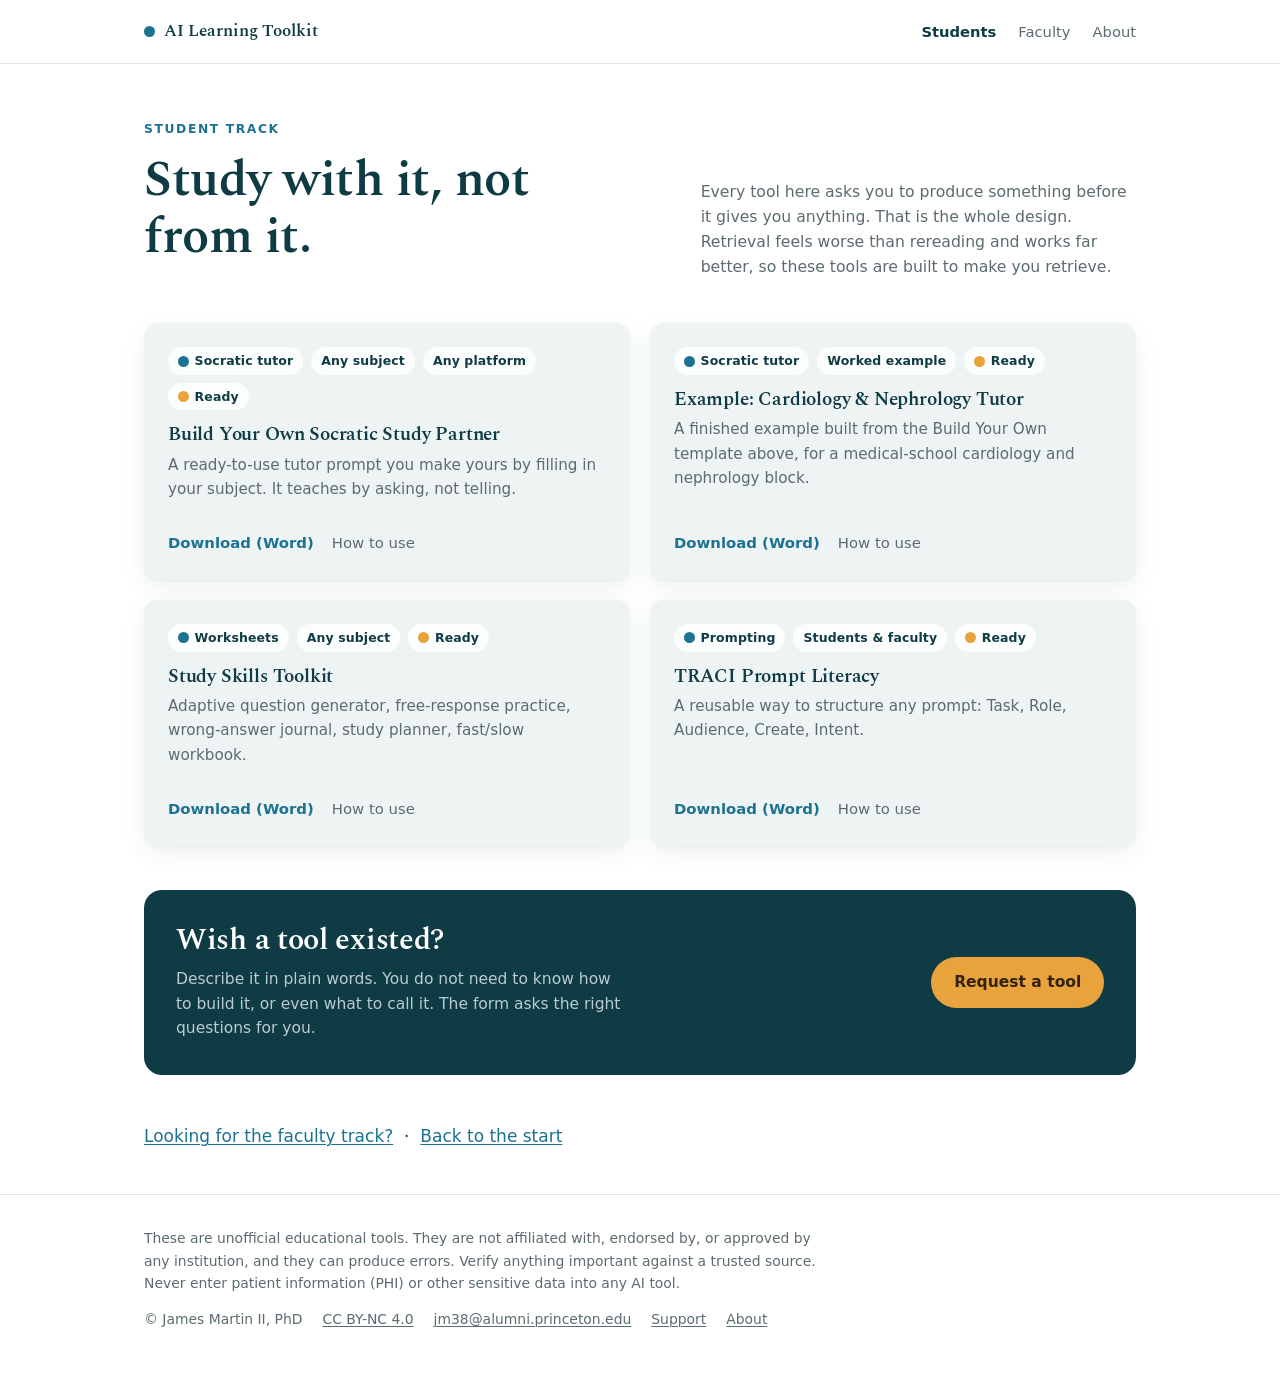
<file: ai-learning-toolkit/students.html>
<!DOCTYPE html>
<html lang="en">
<head>
<meta charset="utf-8">
<meta name="viewport" content="width=device-width, initial-scale=1">
<title>Student tools &middot; AI Learning Toolkit</title>
<meta name="description" content="A Socratic tutor, study tools built on retrieval practice, and a way to structure any AI prompt.">
<link rel="preconnect" href="https://fonts.googleapis.com">
<link rel="preconnect" href="https://fonts.gstatic.com" crossorigin>
<link rel="stylesheet" href="https://fonts.googleapis.com/css2?family=Spectral:wght@500;600&display=swap">
<link rel="stylesheet" href="assets/style.css">
<style>
  /* Student page: an intro that sits beside the header, then an even card grid. */
  .split {
    display: grid;
    grid-template-columns: minmax(0, 1.15fr) minmax(0, 1fr);
    gap: 34px 56px;
    align-items: end;
    padding: 56px 0 38px;
  }
  .split .aside { padding-bottom: 6px; }
  .split .aside p { color: var(--muted); font-size: .98rem; }
  @media (max-width: 780px) {
    .split { grid-template-columns: 1fr; align-items: start; gap: 20px; padding-bottom: 30px; }
  }
  /* Four tools divide evenly, so hold two per row rather than orphaning the fourth. */
  .tools { grid-template-columns: repeat(auto-fit, minmax(380px, 1fr)); }
</style>
</head>
<body>
<a class="skip" href="#tools">Skip to the tools</a>

<header class="masthead">
  <div class="wrap">
    <a class="wordmark" href="index.html"><span class="dot" aria-hidden="true"></span>AI Learning Toolkit</a>
    <nav aria-label="Tracks">
      <a href="students.html" aria-current="page">Students</a>
      <a href="faculty.html">Faculty</a>
      <a href="about.html">About</a>
    </nav>
  </div>
</header>

<main>
  <div class="wrap">
    <div class="split">
      <div>
        <p class="eyebrow">Student track</p>
        <h1>Study with it, not from it.</h1>
      </div>
      <div class="aside">
        <p>Every tool here asks you to produce something before it gives you anything. That is the whole design. Retrieval feels worse than rereading and works far better, so these tools are built to make you retrieve.</p>
      </div>
    </div>

    <section class="tools" id="tools" aria-label="Student tools">

      <article class="tool">
        <ul class="tags">
          <li class="tag"><span class="dot" aria-hidden="true"></span>Socratic tutor</li>
          <li class="tag">Any subject</li>
          <li class="tag">Any platform</li>
          <li class="tag"><span class="dot dot--amber" aria-hidden="true"></span>Ready</li>
        </ul>
        <h3>Build Your Own Socratic Study Partner</h3>
        <p>A ready-to-use tutor prompt you make yours by filling in your subject. It teaches by asking, not telling.</p>
        <div class="actions">
          <a href="tools/build-your-own-socratic-study-partner/Student_Socratic_Tutor_Generic.docx" download>Download (Word)</a>
          <a class="secondary" href="https://github.com/DocMartin95/DocMartin95.github.io/blob/main/ai-learning-toolkit/tools/build-your-own-socratic-study-partner/README.md">How to use</a>
        </div>
      </article>

      <article class="tool">
        <ul class="tags">
          <li class="tag"><span class="dot" aria-hidden="true"></span>Socratic tutor</li>
          <li class="tag">Worked example</li>
          <li class="tag"><span class="dot dot--amber" aria-hidden="true"></span>Ready</li>
        </ul>
        <h3>Example: Cardiology &amp; Nephrology Tutor</h3>
        <p>A finished example built from the Build Your Own template above, for a medical-school cardiology and nephrology block.</p>
        <div class="actions">
          <a href="tools/professor-dobbi-cardio-nephro/ProfDobbi_CardioNephro_Tutor_Deployable.docx" download>Download (Word)</a>
          <a class="secondary" href="https://github.com/DocMartin95/DocMartin95.github.io/blob/main/ai-learning-toolkit/tools/professor-dobbi-cardio-nephro/README.md">How to use</a>
        </div>
      </article>

      <article class="tool">
        <ul class="tags">
          <li class="tag"><span class="dot" aria-hidden="true"></span>Worksheets</li>
          <li class="tag">Any subject</li>
          <li class="tag"><span class="dot dot--amber" aria-hidden="true"></span>Ready</li>
        </ul>
        <h3>Study Skills Toolkit</h3>
        <p>Adaptive question generator, free-response practice, wrong-answer journal, study planner, fast/slow workbook.</p>
        <div class="actions">
          <a href="tools/study-skills-toolkit/Study_Skills_Toolkit.docx" download>Download (Word)</a>
          <a class="secondary" href="https://github.com/DocMartin95/DocMartin95.github.io/blob/main/ai-learning-toolkit/tools/study-skills-toolkit/README.md">How to use</a>
        </div>
      </article>

      <article class="tool">
        <ul class="tags">
          <li class="tag"><span class="dot" aria-hidden="true"></span>Prompting</li>
          <li class="tag">Students &amp; faculty</li>
          <li class="tag"><span class="dot dot--amber" aria-hidden="true"></span>Ready</li>
        </ul>
        <h3>TRACI Prompt Literacy</h3>
        <p>A reusable way to structure any prompt: Task, Role, Audience, Create, Intent.</p>
        <div class="actions">
          <a href="tools/traci-prompt-literacy/TRACI_Prompt_Literacy.docx" download>Download (Word)</a>
          <a class="secondary" href="https://github.com/DocMartin95/DocMartin95.github.io/blob/main/ai-learning-toolkit/tools/traci-prompt-literacy/README.md">How to use</a>
        </div>
      </article>

    </section>

    <section class="request">
      <div>
        <h2>Wish a tool existed?</h2>
        <p>Describe it in plain words. You do not need to know how to build it, or even what to call it. The form asks the right questions for you.</p>
      </div>
      <a class="btn btn--amber" href="https://docs.google.com/forms/d/e/1FAIpQLSerSm1qCP2Snyl-9muM-snReBUJaLsD_PfKhPtI-Etm9-B4SQ/viewform">Request a tool</a>
    </section>

    <p style="margin-bottom:44px;"><a href="faculty.html">Looking for the faculty track?</a> &nbsp;&middot;&nbsp; <a href="index.html">Back to the start</a></p>
  </div>
</main>

<footer class="site-footer">
  <div class="wrap">
    <p>These are unofficial educational tools. They are not affiliated with, endorsed by, or approved by any institution, and they can produce errors. Verify anything important against a trusted source. Never enter patient information (PHI) or other sensitive data into any AI tool.</p>
    <div class="meta">
      <span>&copy; James Martin II, PhD</span>
      <span><a href="https://creativecommons.org/licenses/by-nc/4.0/">CC BY-NC 4.0</a></span>
      <span><a href="mailto:jm38@alumni.princeton.edu">jm38@alumni.princeton.edu</a></span>
      <span><a href="index.html#support">Support</a></span>
      <span><a href="about.html">About</a></span>
    </div>
  </div>
</footer>
</body>
</html>
</file>
<file: ai-learning-toolkit/assets/style.css>
/* AI Learning Toolkit — design tokens and shared components.
   Ink / Teal / Amber on white, one serif paired with one sans.
   No accent stripes, no color bars, no underlines beneath headings. */

:root {
  --ink: #0F3B44;
  --teal: #1C7293;
  --amber: #E8A33D;
  --bg: #FFFFFF;
  --tint: #EEF3F4;
  --text: #1F2A2E;
  --muted: #5B6B70;
  --line: #DCE5E7;

  --serif: "Spectral", Cambria, Georgia, "Times New Roman", serif;
  --sans: system-ui, -apple-system, "Segoe UI", Roboto, "Helvetica Neue", Arial, sans-serif;

  --shadow: 0 1px 2px rgba(15, 59, 68, .05), 0 8px 24px rgba(15, 59, 68, .07);
  --shadow-lift: 0 2px 4px rgba(15, 59, 68, .06), 0 16px 40px rgba(15, 59, 68, .13);
  --radius: 14px;
  --measure: 66ch;
}

*, *::before, *::after { box-sizing: border-box; }

html { -webkit-text-size-adjust: 100%; scroll-behavior: smooth; }

body {
  margin: 0;
  background: var(--bg);
  color: var(--text);
  font-family: var(--sans);
  font-size: 17px;
  line-height: 1.6;
  -webkit-font-smoothing: antialiased;
}

h1, h2, h3, h4 {
  font-family: var(--serif);
  color: var(--ink);
  font-weight: 600;
  line-height: 1.15;
  margin: 0 0 .4em;
  letter-spacing: -.01em;
}

h1 { font-size: clamp(2rem, 5.2vw, 3.1rem); }
h2 { font-size: clamp(1.4rem, 3vw, 1.85rem); }
h3 { font-size: 1.18rem; }

p { margin: 0 0 1em; }
p:last-child { margin-bottom: 0; }

a { color: var(--teal); text-decoration-thickness: 1px; text-underline-offset: 2px; }
a:hover { color: var(--ink); }

ul, ol { margin: 0 0 1em; padding-left: 1.25em; }
li { margin-bottom: .4em; }

hr { border: 0; border-top: 1px solid var(--line); margin: 2.5rem 0; }

code {
  font-family: ui-monospace, SFMono-Regular, "SF Mono", Menlo, Consolas, monospace;
  font-size: .9em;
  background: var(--tint);
  padding: .12em .38em;
  border-radius: 5px;
}

/* ---------- layout ---------- */

.wrap { max-width: 1040px; margin: 0 auto; padding: 0 24px; }
.wrap--narrow { max-width: 760px; }

.skip {
  position: absolute; left: -9999px; top: 0;
  background: var(--ink); color: #fff; padding: .7em 1.1em; border-radius: 0 0 8px 0; z-index: 10;
}
.skip:focus { left: 0; color: #fff; }

:focus-visible { outline: 3px solid var(--amber); outline-offset: 3px; border-radius: 4px; }

/* ---------- masthead (interior pages) ---------- */

.masthead {
  border-bottom: 1px solid var(--line);
  background: var(--bg);
}
.masthead .wrap {
  display: flex;
  align-items: center;
  justify-content: space-between;
  gap: 16px;
  flex-wrap: wrap;
  padding-top: 18px;
  padding-bottom: 18px;
}
.wordmark {
  font-family: var(--serif);
  font-size: 1.05rem;
  font-weight: 600;
  color: var(--ink);
  text-decoration: none;
  display: inline-flex;
  align-items: center;
  gap: .55em;
}
.wordmark:hover { color: var(--teal); }
.masthead nav { display: flex; gap: 22px; font-size: .92rem; }
.masthead nav a { color: var(--muted); text-decoration: none; }
.masthead nav a:hover, .masthead nav a[aria-current="page"] { color: var(--ink); }
.masthead nav a[aria-current="page"] { font-weight: 600; }

/* ---------- the small colored circle (the one motif) ---------- */

.dot {
  display: inline-block;
  width: 11px; height: 11px;
  border-radius: 50%;
  background: var(--teal);
  flex: none;
}
.dot--amber { background: var(--amber); }
.dot--ink { background: var(--ink); }
.dot--hollow { background: transparent; box-shadow: inset 0 0 0 2px var(--muted); }

.circle {
  width: 46px; height: 46px;
  border-radius: 50%;
  display: grid;
  place-items: center;
  font-family: var(--serif);
  font-size: 1.35rem;
  font-weight: 600;
  color: #fff;
  background: var(--teal);
  flex: none;
}
.circle--amber { background: var(--amber); color: #33230A; }
.circle--ink { background: var(--ink); }

/* ---------- buttons ---------- */

.btn {
  display: inline-flex;
  align-items: center;
  gap: .6em;
  font: inherit;
  font-weight: 600;
  font-size: .97rem;
  padding: .78em 1.4em;
  border-radius: 999px;
  border: 1px solid transparent;
  background: var(--ink);
  color: #fff;
  text-decoration: none;
  cursor: pointer;
  transition: transform .15s ease, box-shadow .15s ease, background .15s ease, color .15s ease;
}
.btn:hover { background: #0b2d34; color: #fff; transform: translateY(-1px); box-shadow: var(--shadow); }

.btn--amber { background: var(--amber); color: #33230A; }
.btn--amber:hover { background: #d9922c; color: #33230A; }

.btn--quiet {
  background: transparent;
  color: var(--ink);
  border-color: var(--line);
}
.btn--quiet:hover { background: var(--tint); color: var(--ink); }

/* ---------- cards ---------- */

.card {
  background: var(--tint);
  border-radius: var(--radius);
  padding: 26px;
  box-shadow: var(--shadow);
}

/* the two doors on the landing page */
.doors {
  display: grid;
  grid-template-columns: repeat(auto-fit, minmax(280px, 1fr));
  gap: 22px;
  margin: 0 0 40px;
}
.door {
  display: block;
  background: var(--tint);
  border-radius: 18px;
  padding: 32px 30px 28px;
  text-decoration: none;
  color: var(--text);
  box-shadow: var(--shadow);
  transition: transform .18s ease, box-shadow .18s ease;
}
.door:hover { transform: translateY(-3px); box-shadow: var(--shadow-lift); color: var(--text); }
.door h2 { margin: 18px 0 .3em; }
.door p { color: var(--muted); font-size: .97rem; margin-bottom: 1.1em; }
.door .go {
  font-weight: 600;
  font-size: .93rem;
  color: var(--teal);
  display: inline-flex;
  align-items: center;
  gap: .45em;
}
.door--faculty .go { color: #A66A11; }
.door .go::after { content: "→"; transition: transform .18s ease; }
.door:hover .go::after { transform: translateX(4px); }

/* tool cards */
.tools {
  display: grid;
  grid-template-columns: repeat(auto-fit, minmax(310px, 1fr));
  gap: 20px;
  margin-bottom: 44px;
}
.tool {
  background: var(--tint);
  border-radius: var(--radius);
  padding: 24px;
  box-shadow: var(--shadow);
  display: flex;
  flex-direction: column;
  transition: box-shadow .18s ease;
}
.tool:hover { box-shadow: var(--shadow-lift); }
.tool h3 { margin-bottom: .35em; }
.tool > p { color: var(--muted); font-size: .95rem; }
.tool .actions { margin-top: auto; padding-top: 16px; display: flex; flex-wrap: wrap; gap: 10px 18px; align-items: center; }
.tool .actions a { font-size: .93rem; font-weight: 600; text-decoration: none; }
.tool .actions a:hover { text-decoration: underline; }
.tool .actions .secondary { font-weight: 500; color: var(--muted); }

/* wide row variant, used on the faculty page */
.tool--row { flex-direction: row; gap: 24px; align-items: flex-start; }
.tool--row .body { flex: 1; display: flex; flex-direction: column; }
.tool--row .actions { margin-top: 0; padding-top: 14px; }
@media (max-width: 620px) {
  .tool--row { flex-direction: column; }
}

/* tags */
.tags { display: flex; flex-wrap: wrap; gap: 8px; margin: 0 0 14px; padding: 0; list-style: none; }
.tag {
  display: inline-flex;
  align-items: center;
  gap: .45em;
  font-size: .78rem;
  font-weight: 600;
  letter-spacing: .01em;
  color: var(--ink);
  background: rgba(255, 255, 255, .82);
  border-radius: 999px;
  padding: .3em .8em;
  margin: 0;
}
.tag--soon { color: var(--muted); }

/* ---------- request panel ---------- */

.request {
  border-radius: 18px;
  background: var(--ink);
  color: #E7F0F2;
  padding: 34px 32px;
  display: flex;
  align-items: center;
  justify-content: space-between;
  gap: 26px;
  flex-wrap: wrap;
  margin-bottom: 48px;
}
.request h2 { color: #fff; margin-bottom: .3em; }
.request p { color: #B9CCD1; font-size: .97rem; max-width: 46ch; }
.request .btn--amber:hover { transform: translateY(-1px); }

/* ---------- misc blocks ---------- */

.lede {
  font-size: 1.12rem;
  color: var(--muted);
  max-width: var(--measure);
}

.eyebrow {
  font-size: .77rem;
  font-weight: 700;
  letter-spacing: .13em;
  text-transform: uppercase;
  color: var(--teal);
  margin: 0 0 12px;
}

.page-head { padding: 56px 0 34px; }
.page-head h1 { margin-bottom: .25em; }

.steps { list-style: none; padding: 0; margin: 0 0 8px; counter-reset: step; }
.steps li {
  position: relative;
  padding-left: 52px;
  margin-bottom: 22px;
  counter-increment: step;
}
.steps li::before {
  content: counter(step);
  position: absolute;
  left: 0; top: -2px;
  width: 34px; height: 34px;
  border-radius: 50%;
  background: var(--teal);
  color: #fff;
  font-family: var(--serif);
  font-weight: 600;
  display: grid;
  place-items: center;
}
.steps strong { color: var(--ink); }

.note {
  background: var(--tint);
  border-radius: var(--radius);
  padding: 20px 24px;
  font-size: .95rem;
  color: var(--muted);
  box-shadow: var(--shadow);
}
.note strong { color: var(--ink); }

/* ---------- support / tip jar ---------- */

.support {
  background: var(--tint);
  border-top: 1px solid var(--line);
  padding: 3rem 1.25rem;
}
.support-inner { max-width: 720px; margin: 0 auto; text-align: center; }
.support h2 { font-size: 1.6rem; margin: 0 0 .5rem; }
.support-lede { color: var(--muted); margin: 0 auto 1.75rem; max-width: 60ch; }
.support-cards { display: flex; gap: 1.5rem; justify-content: center; flex-wrap: wrap; }
.support-card {
  background: #fff;
  border-radius: 14px;
  padding: 1.25rem;
  width: 230px;
  display: flex;
  flex-direction: column;
  align-items: center;
  gap: .75rem;
  box-shadow: var(--shadow);
}
.support-card img { width: 180px; height: 180px; display: block; border-radius: 6px; }
.support-label { font-weight: 600; color: var(--ink); letter-spacing: .02em; }
.support-btn {
  display: inline-block;
  width: 100%;
  padding: .6rem 1rem;
  border-radius: 9px;
  font-weight: 600;
  font-size: .95rem;
  text-decoration: none;
  color: #fff;
  transition: transform .15s ease, filter .15s ease;
}
.support-btn:hover { filter: brightness(1.06); transform: translateY(-1px); color: #fff; }
.support-btn--paypal { background: var(--teal); }
.support-btn--venmo { background: var(--amber); color: #33230A; }
.support-btn--venmo:hover { color: #33230A; }
.support-thanks { color: var(--ink); font-weight: 600; font-size: 1.05rem; margin-top: 1.75rem; }
.support-fine { color: var(--muted); font-size: .85rem; margin-top: 1rem; }
@media (max-width: 520px) { .support-card { width: 100%; max-width: 280px; } }

/* ---------- footer ---------- */

.site-footer {
  border-top: 1px solid var(--line);
  margin-top: 8px;
  padding: 32px 0 44px;
  font-size: .87rem;
  color: var(--muted);
}
.site-footer p { max-width: 78ch; margin-bottom: .8em; }
.site-footer a { color: var(--muted); }
.site-footer a:hover { color: var(--ink); }
.site-footer .meta { display: flex; flex-wrap: wrap; gap: 8px 20px; margin-top: 14px; }

@media (prefers-reduced-motion: reduce) {
  *, *::before, *::after { transition: none !important; animation: none !important; scroll-behavior: auto !important; }
}
</file>
